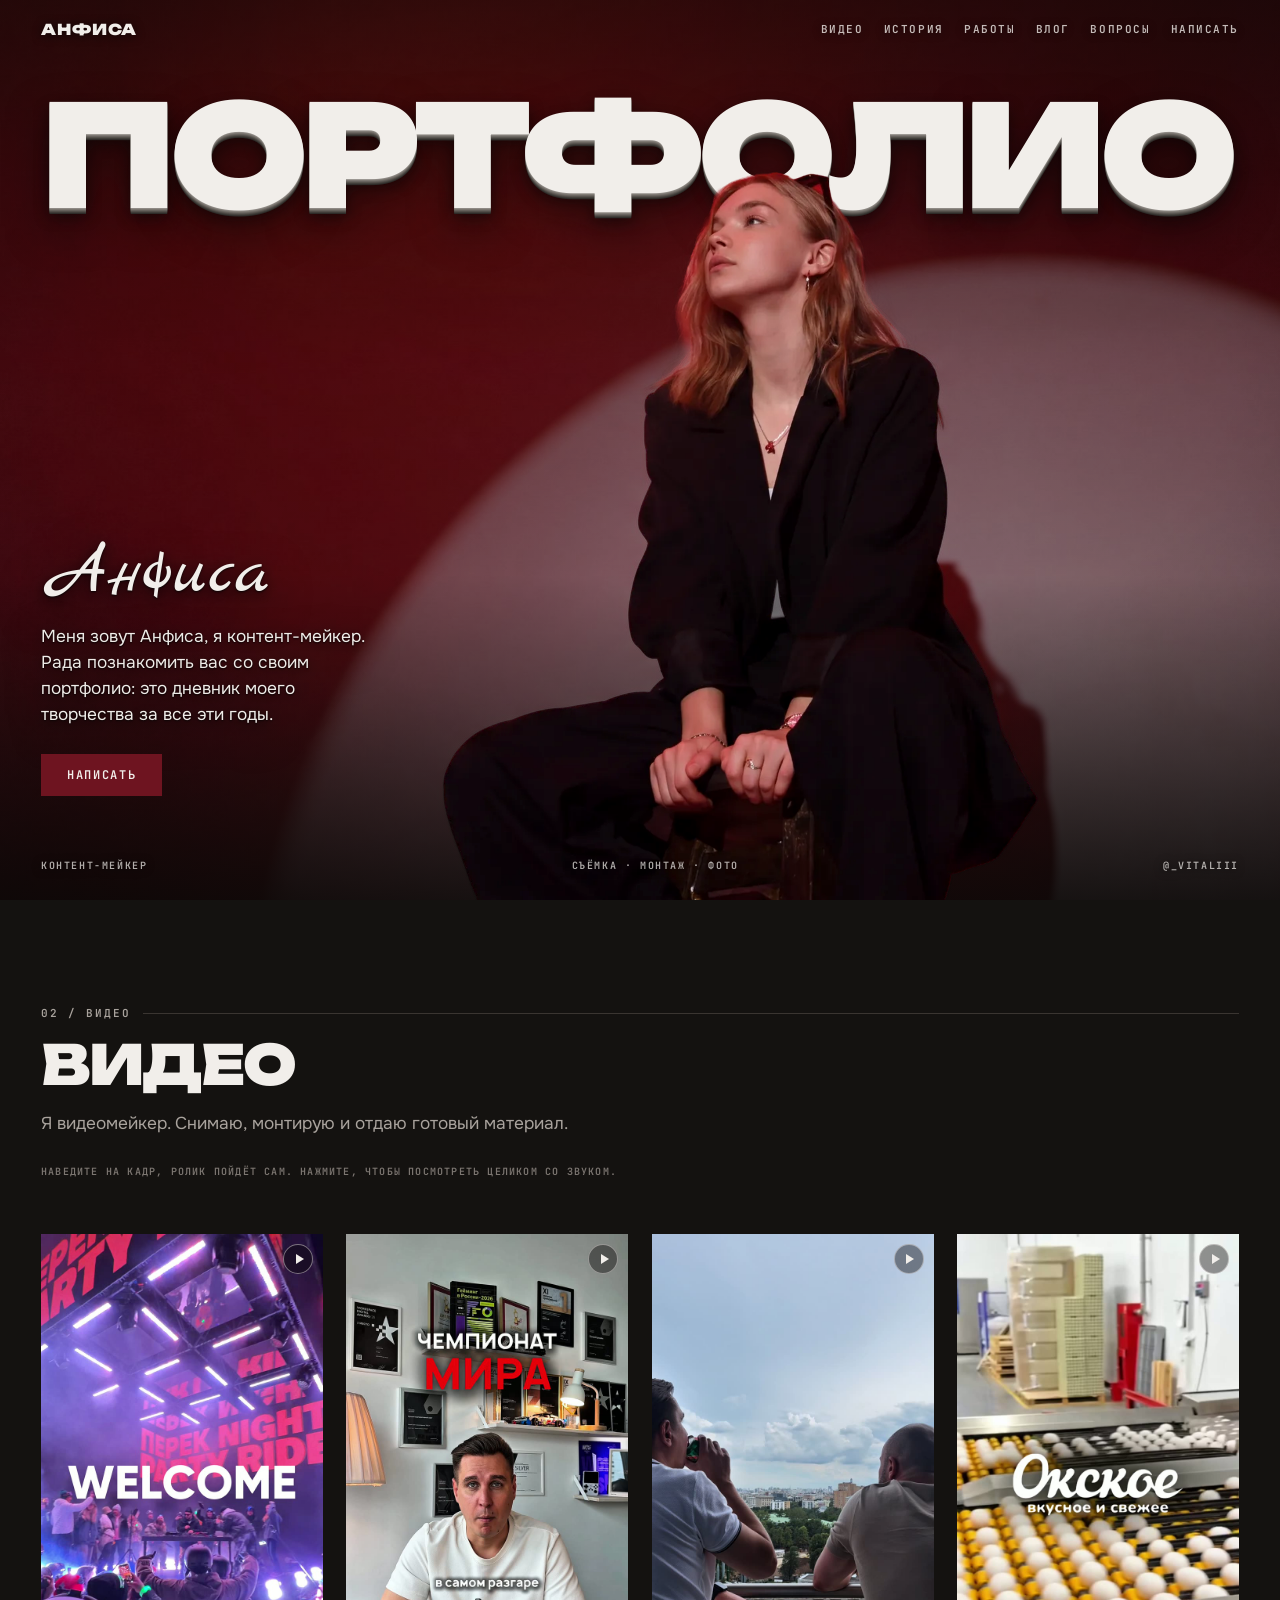
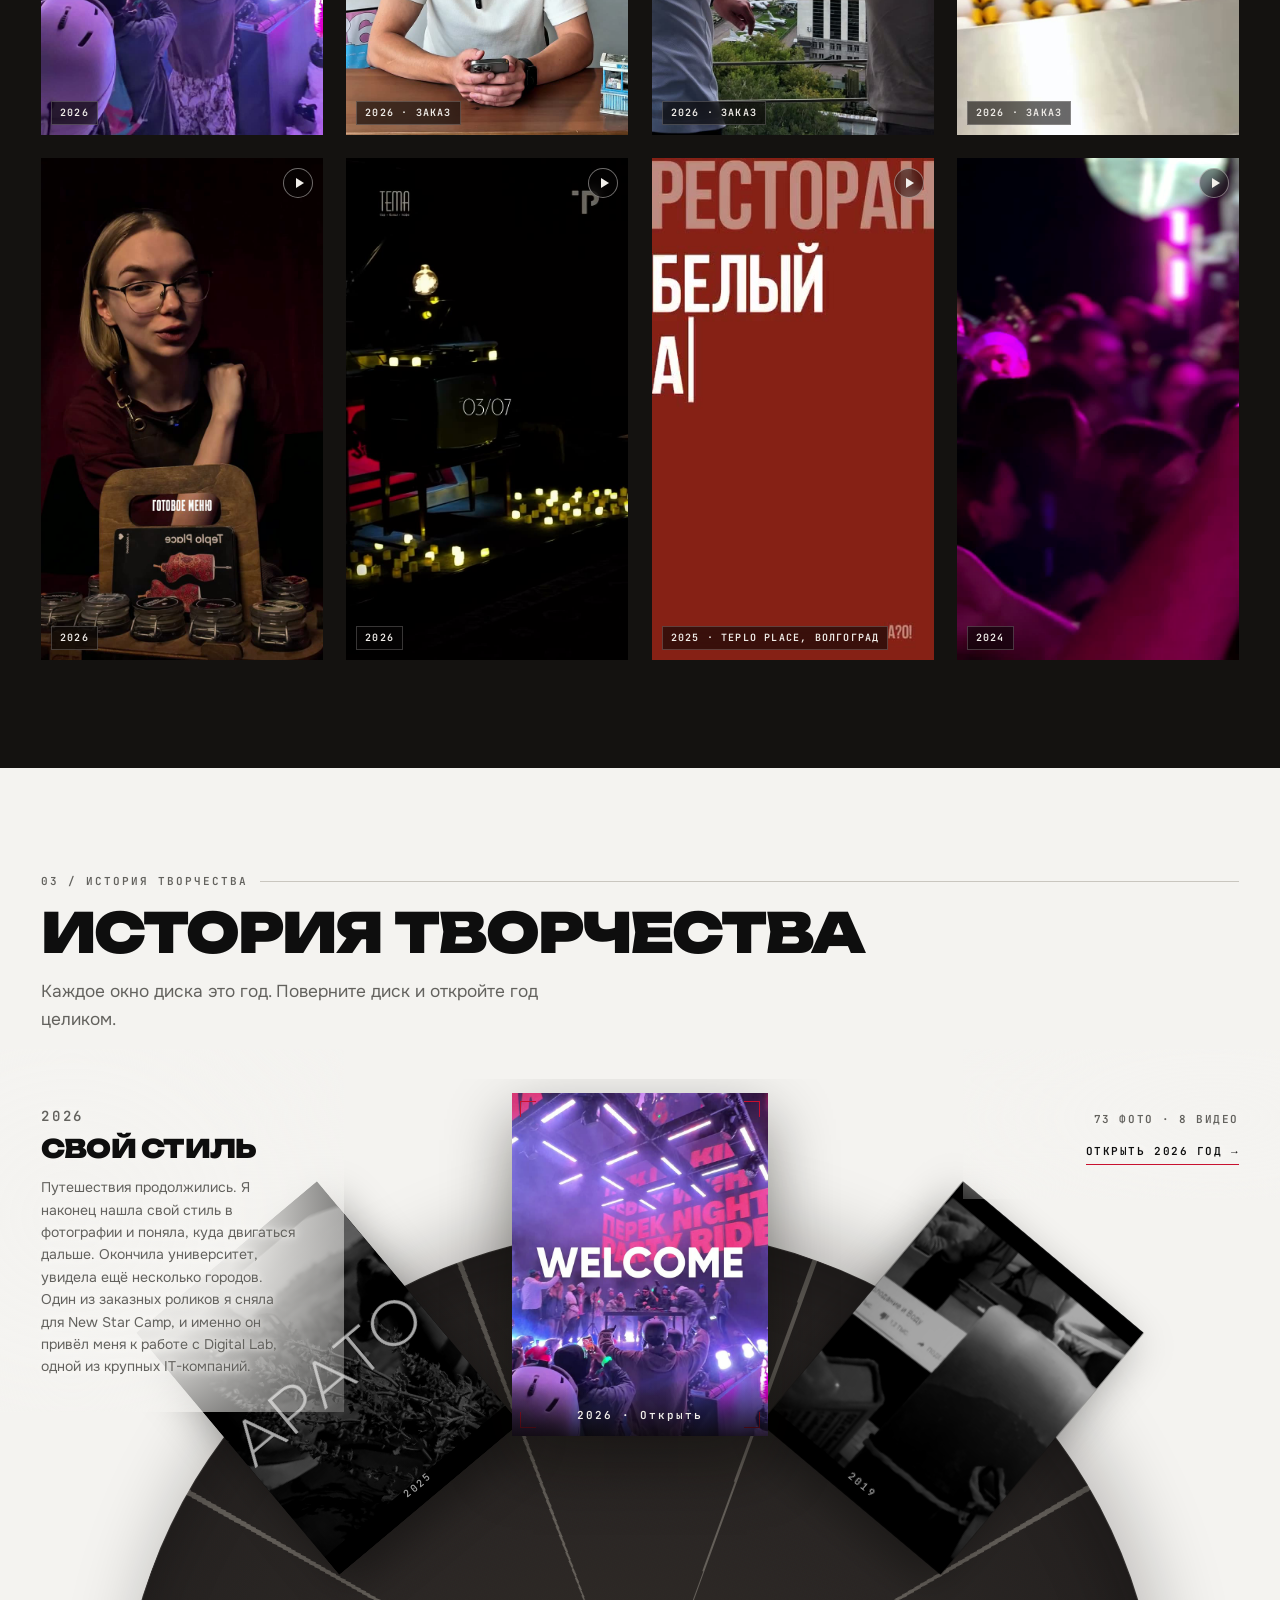
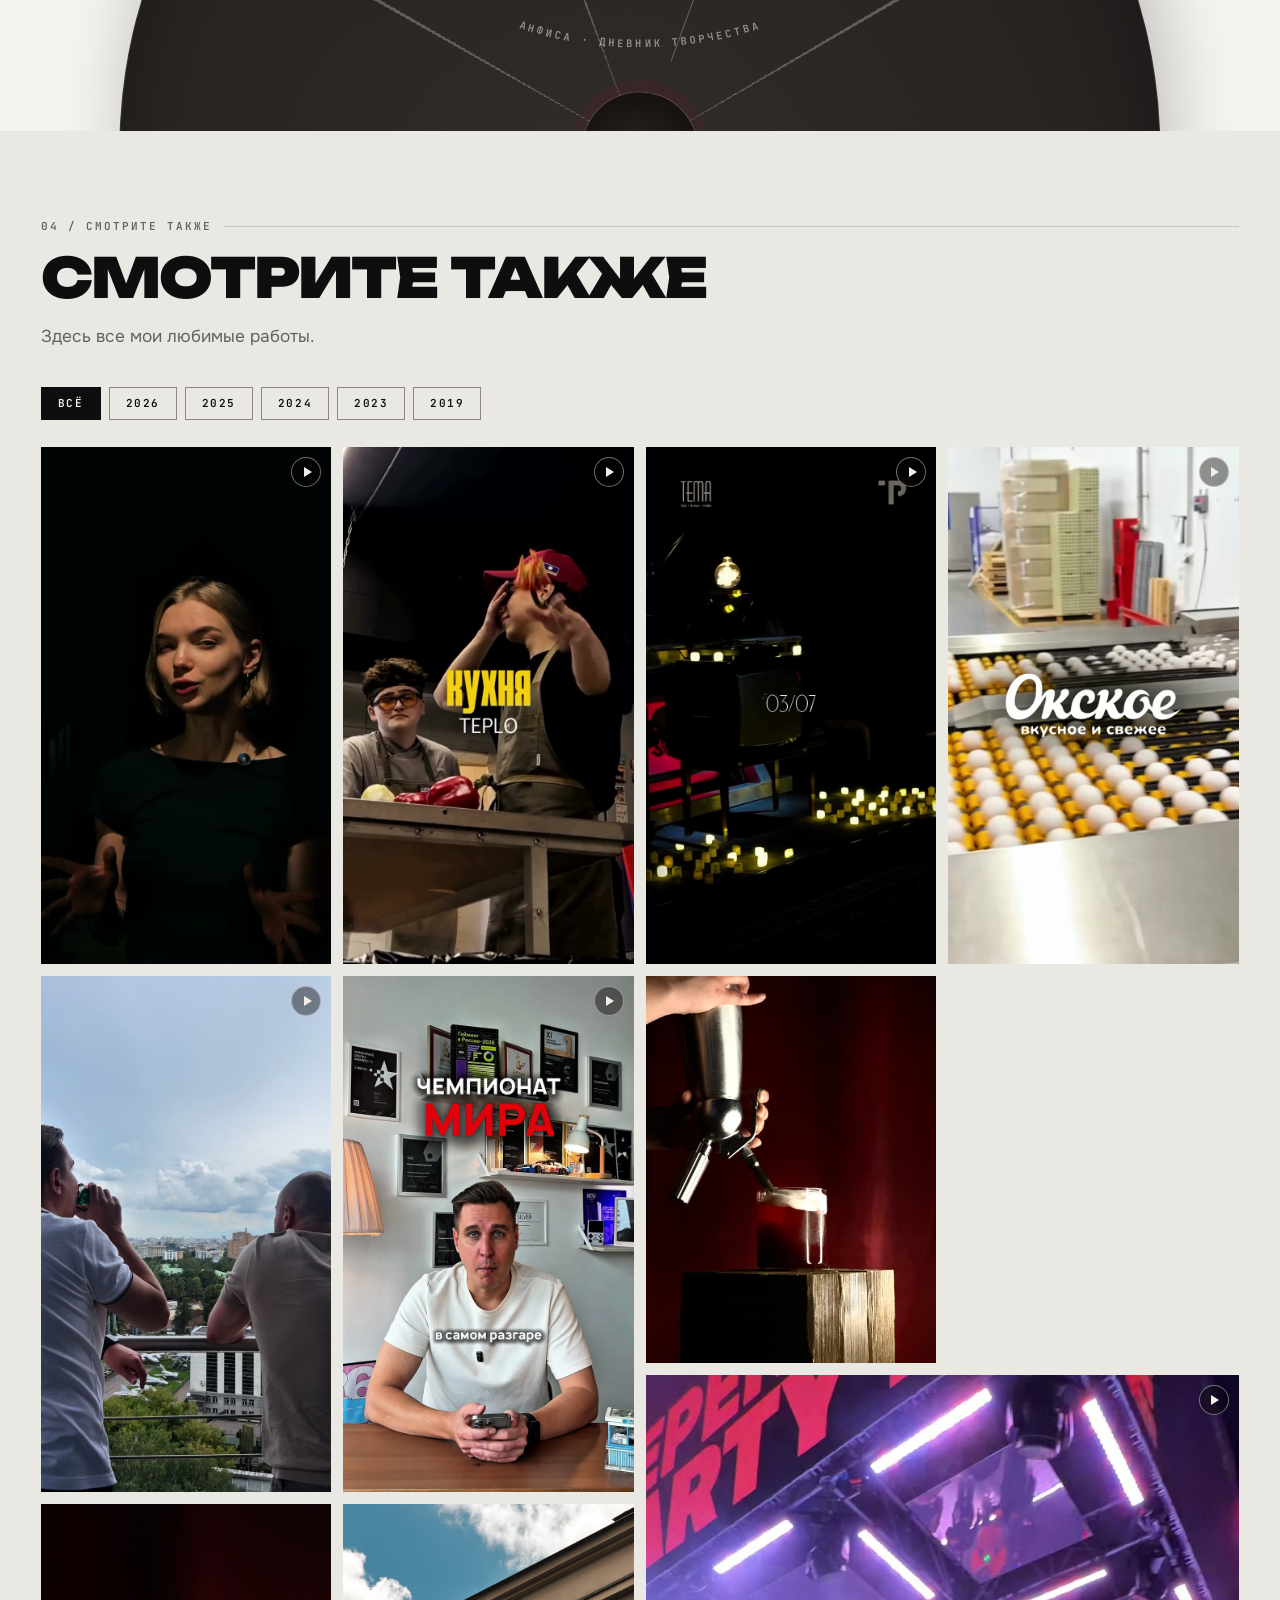
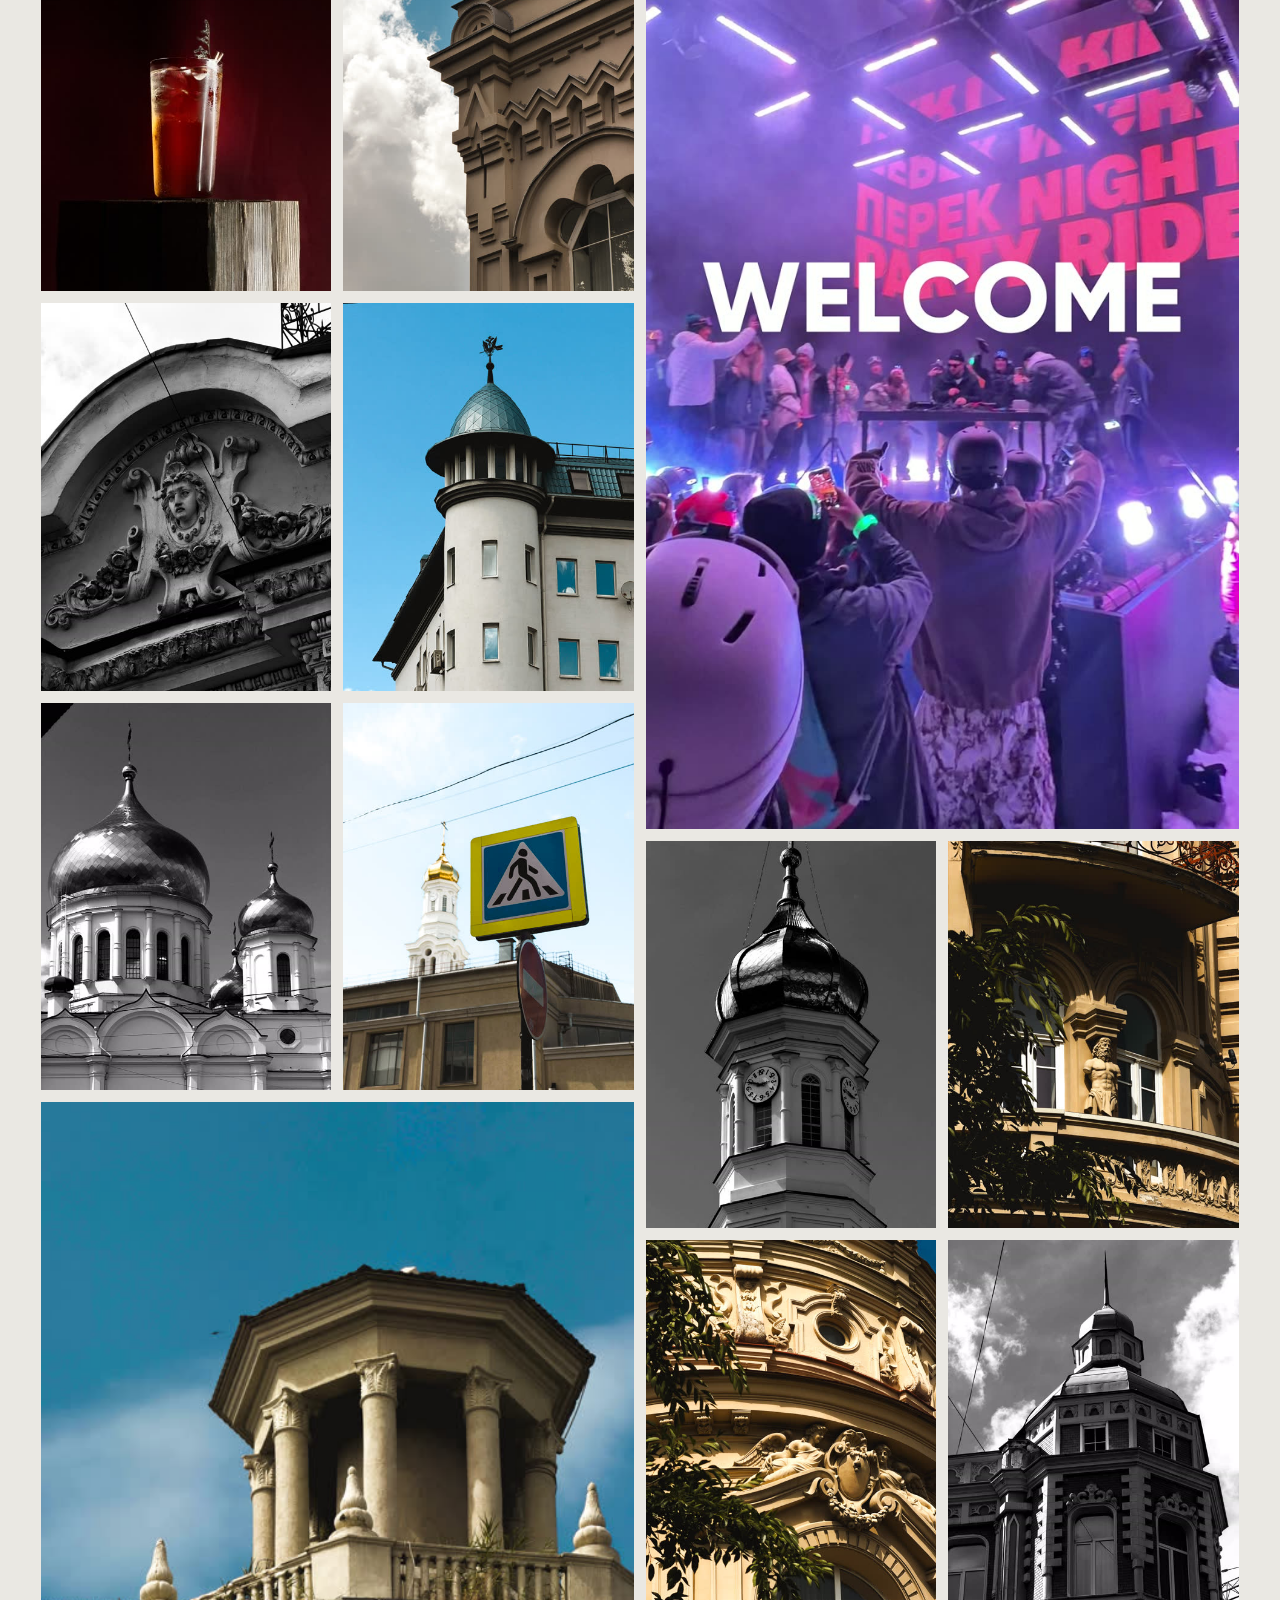
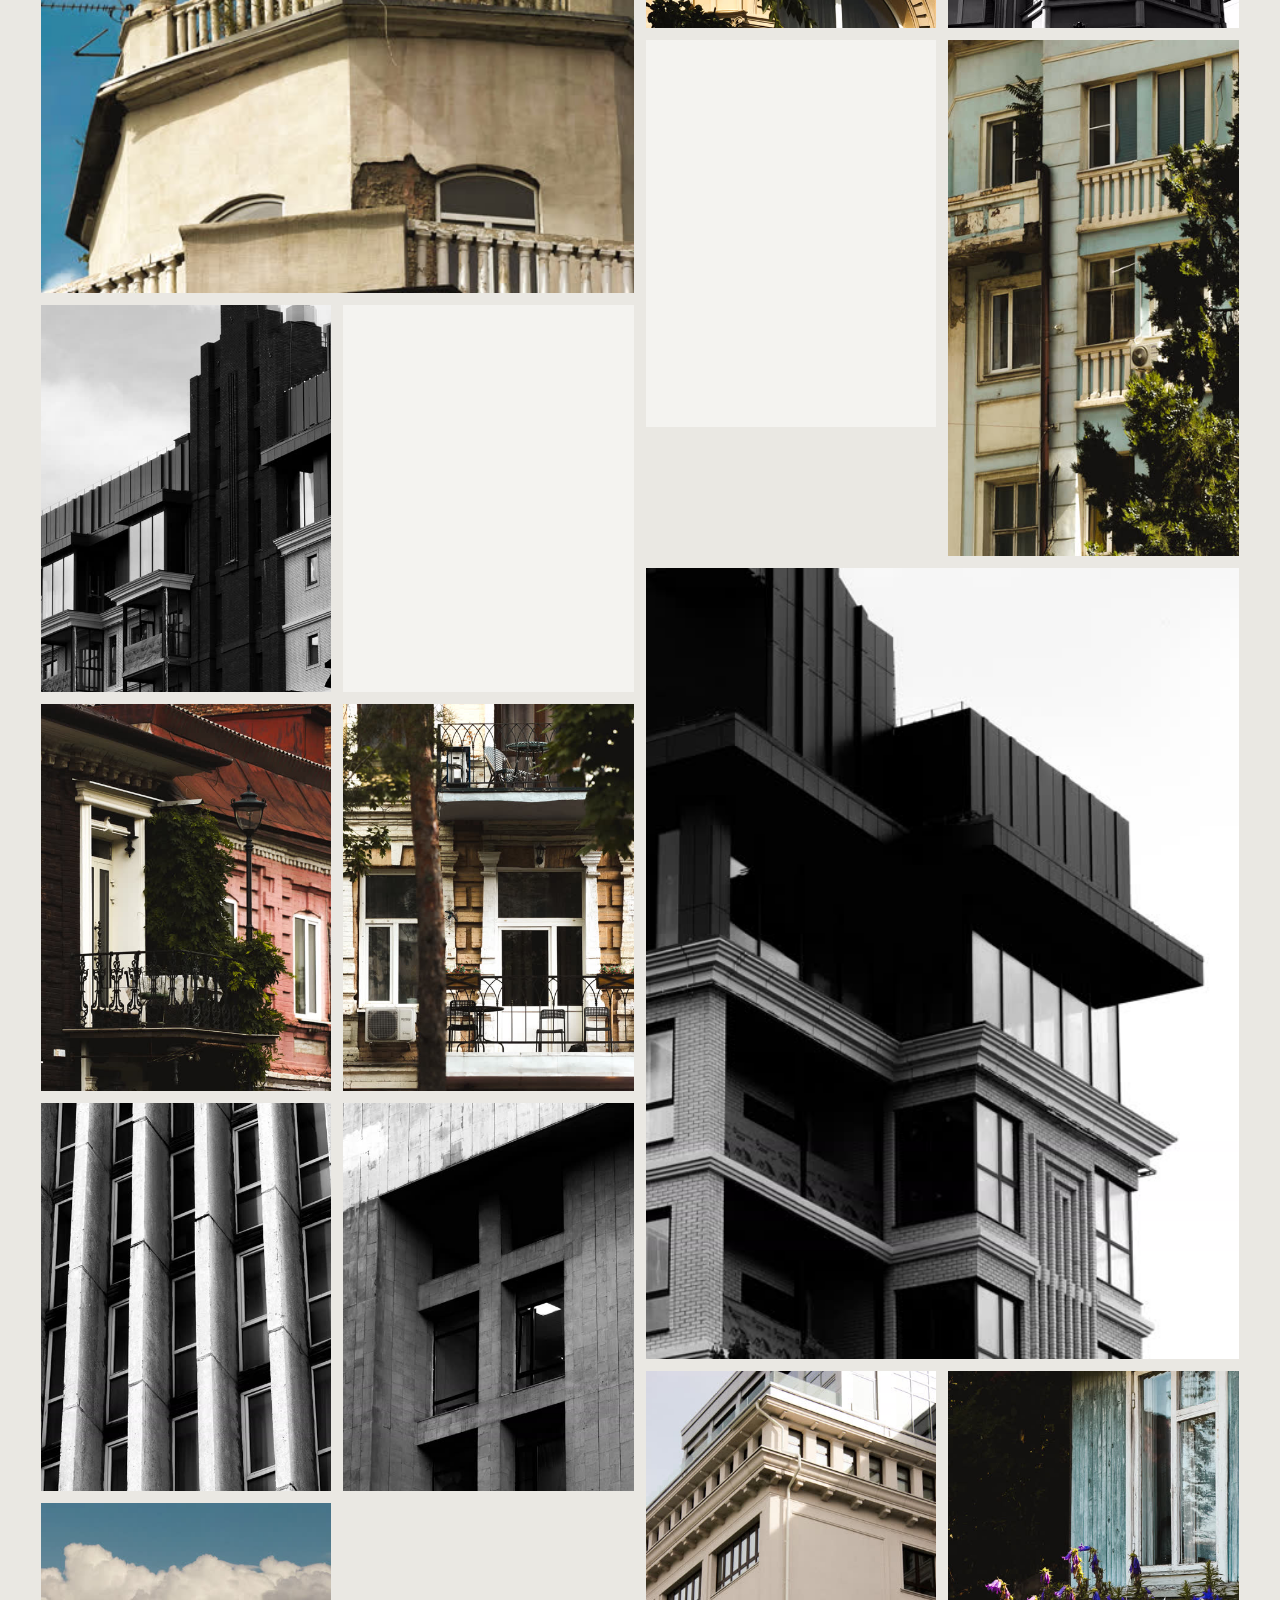
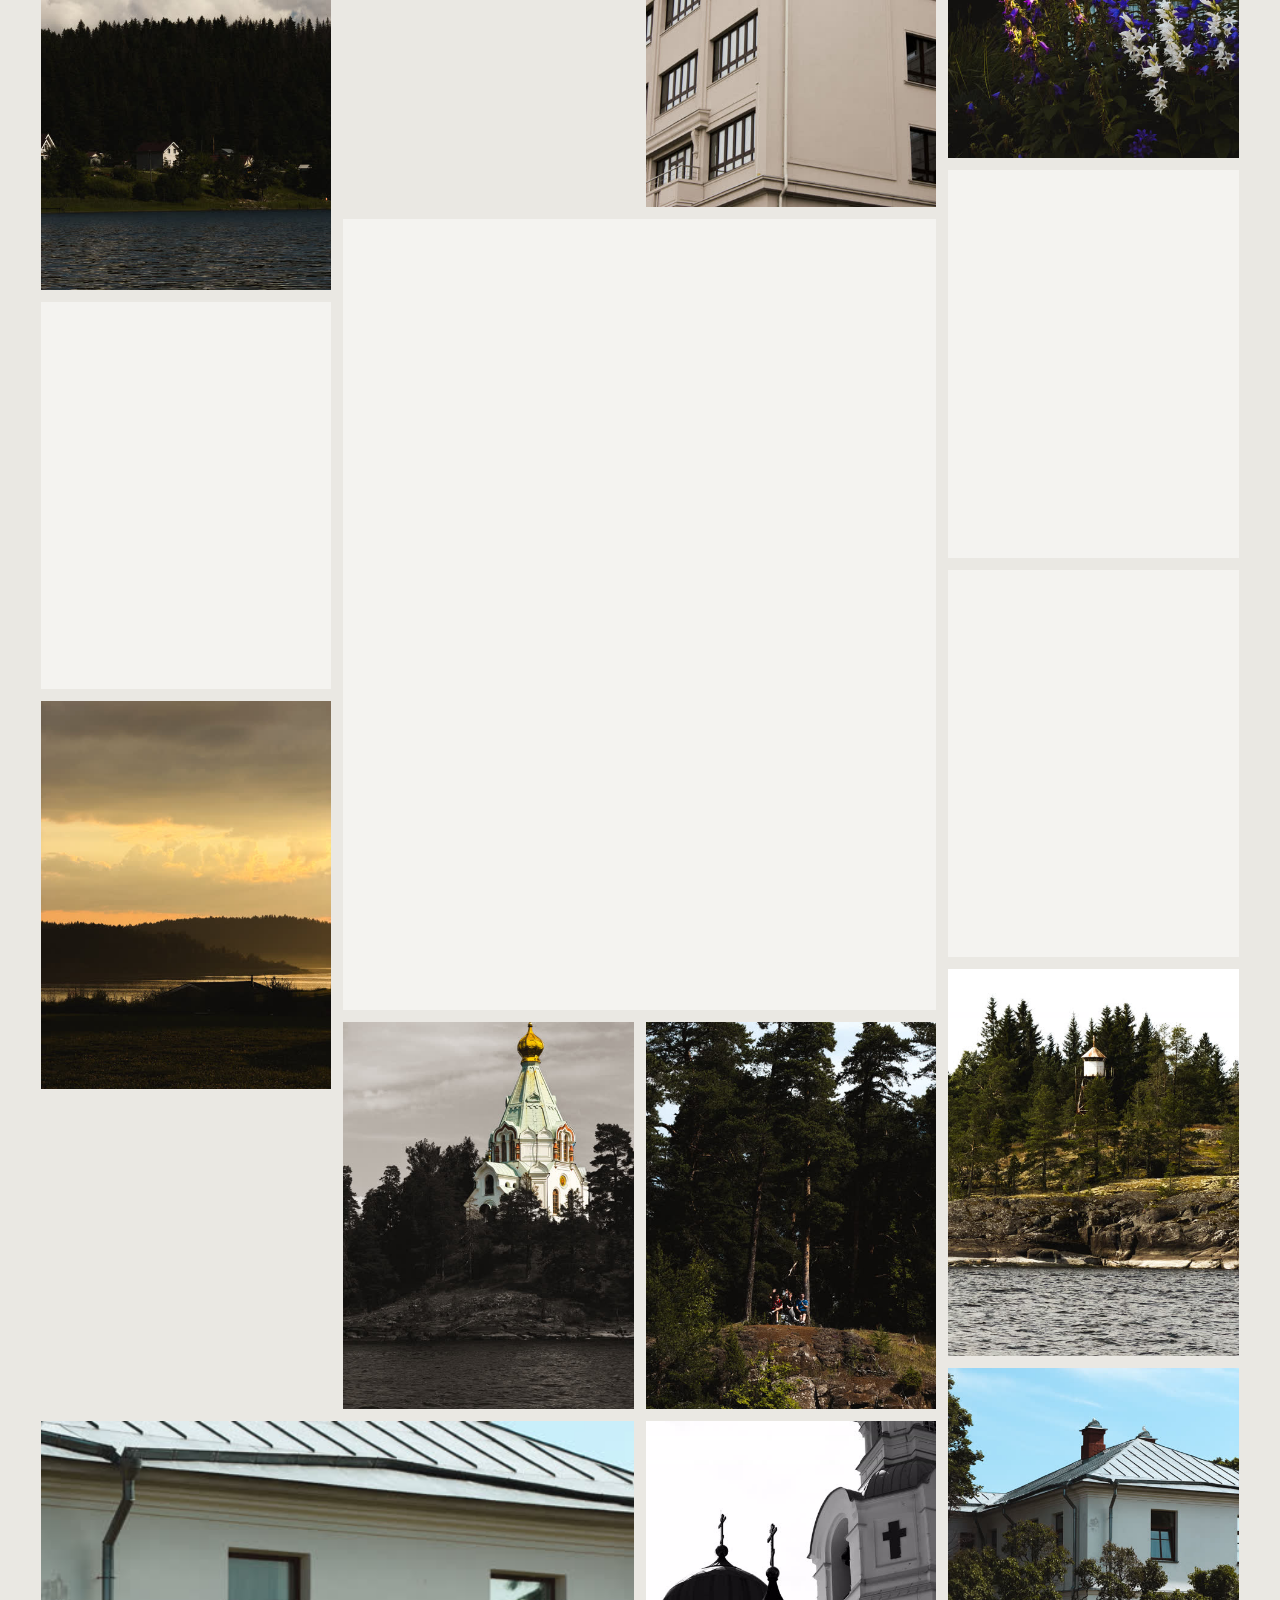
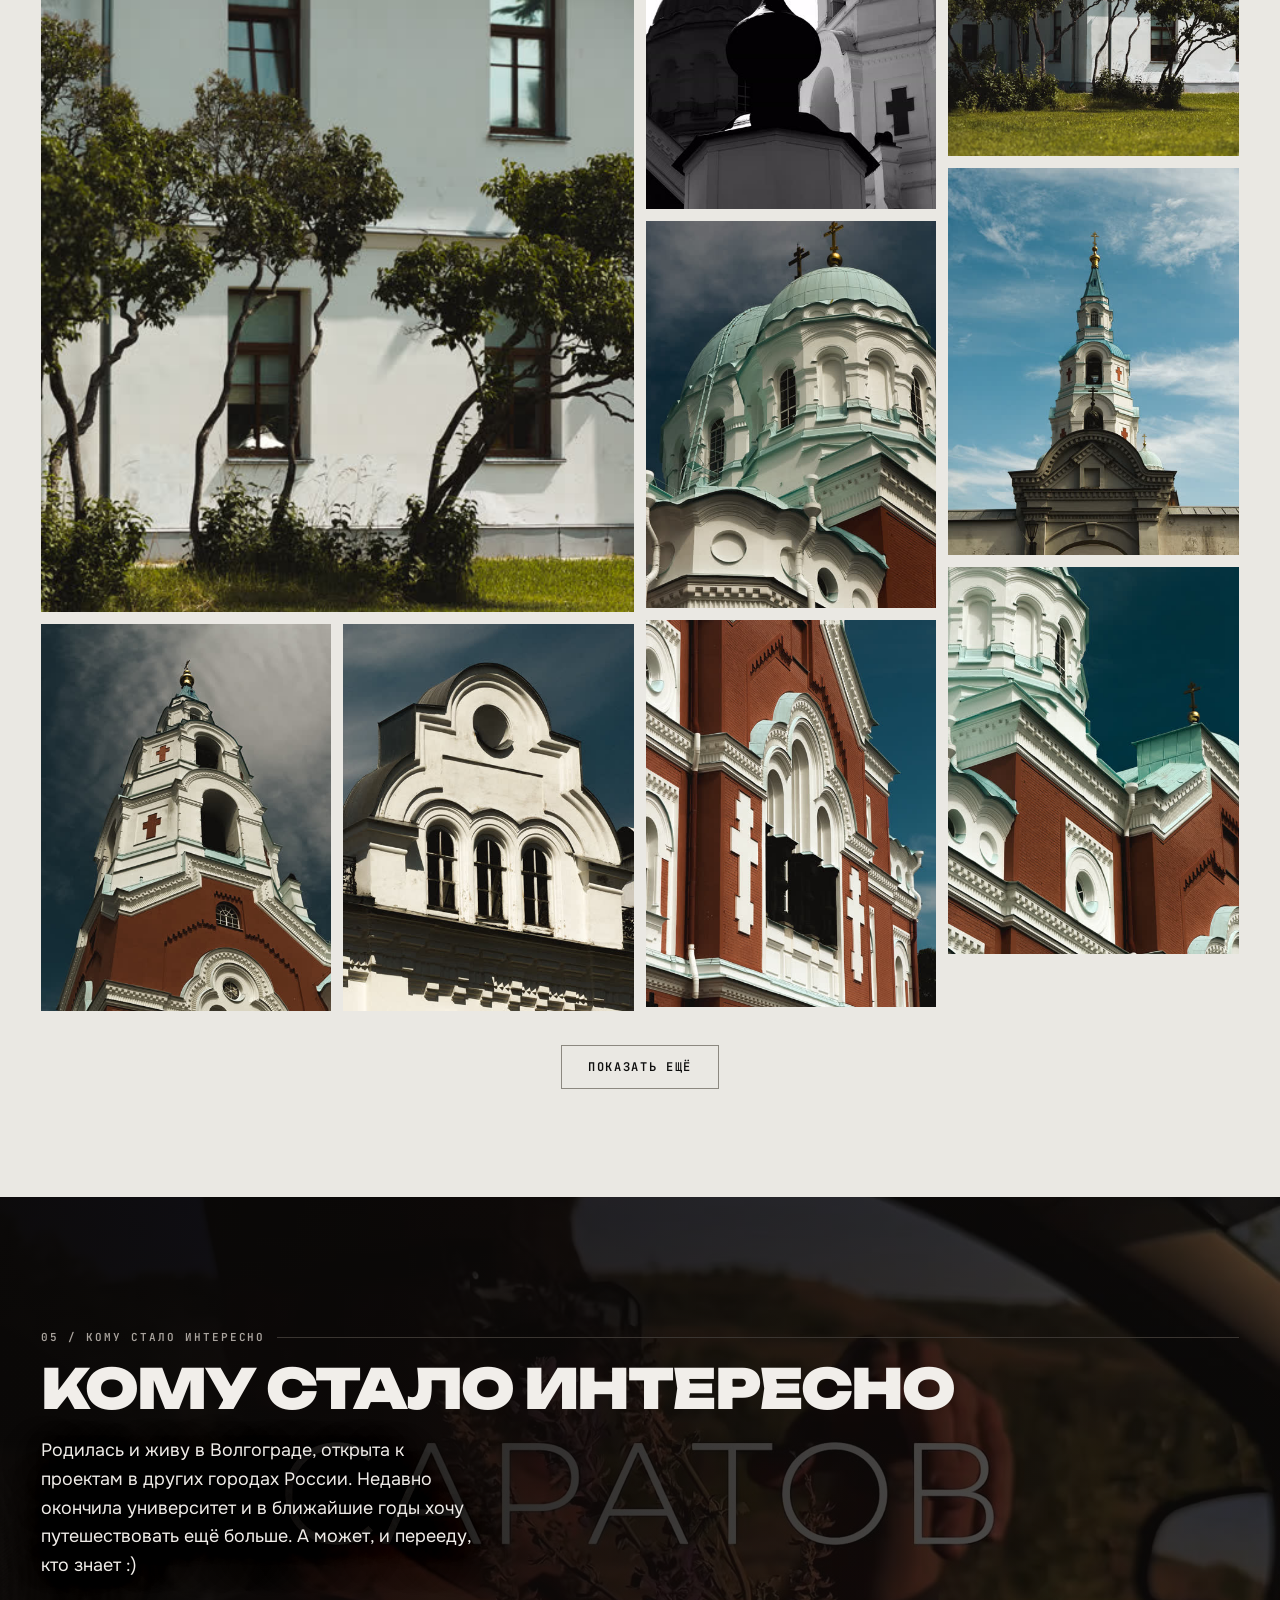
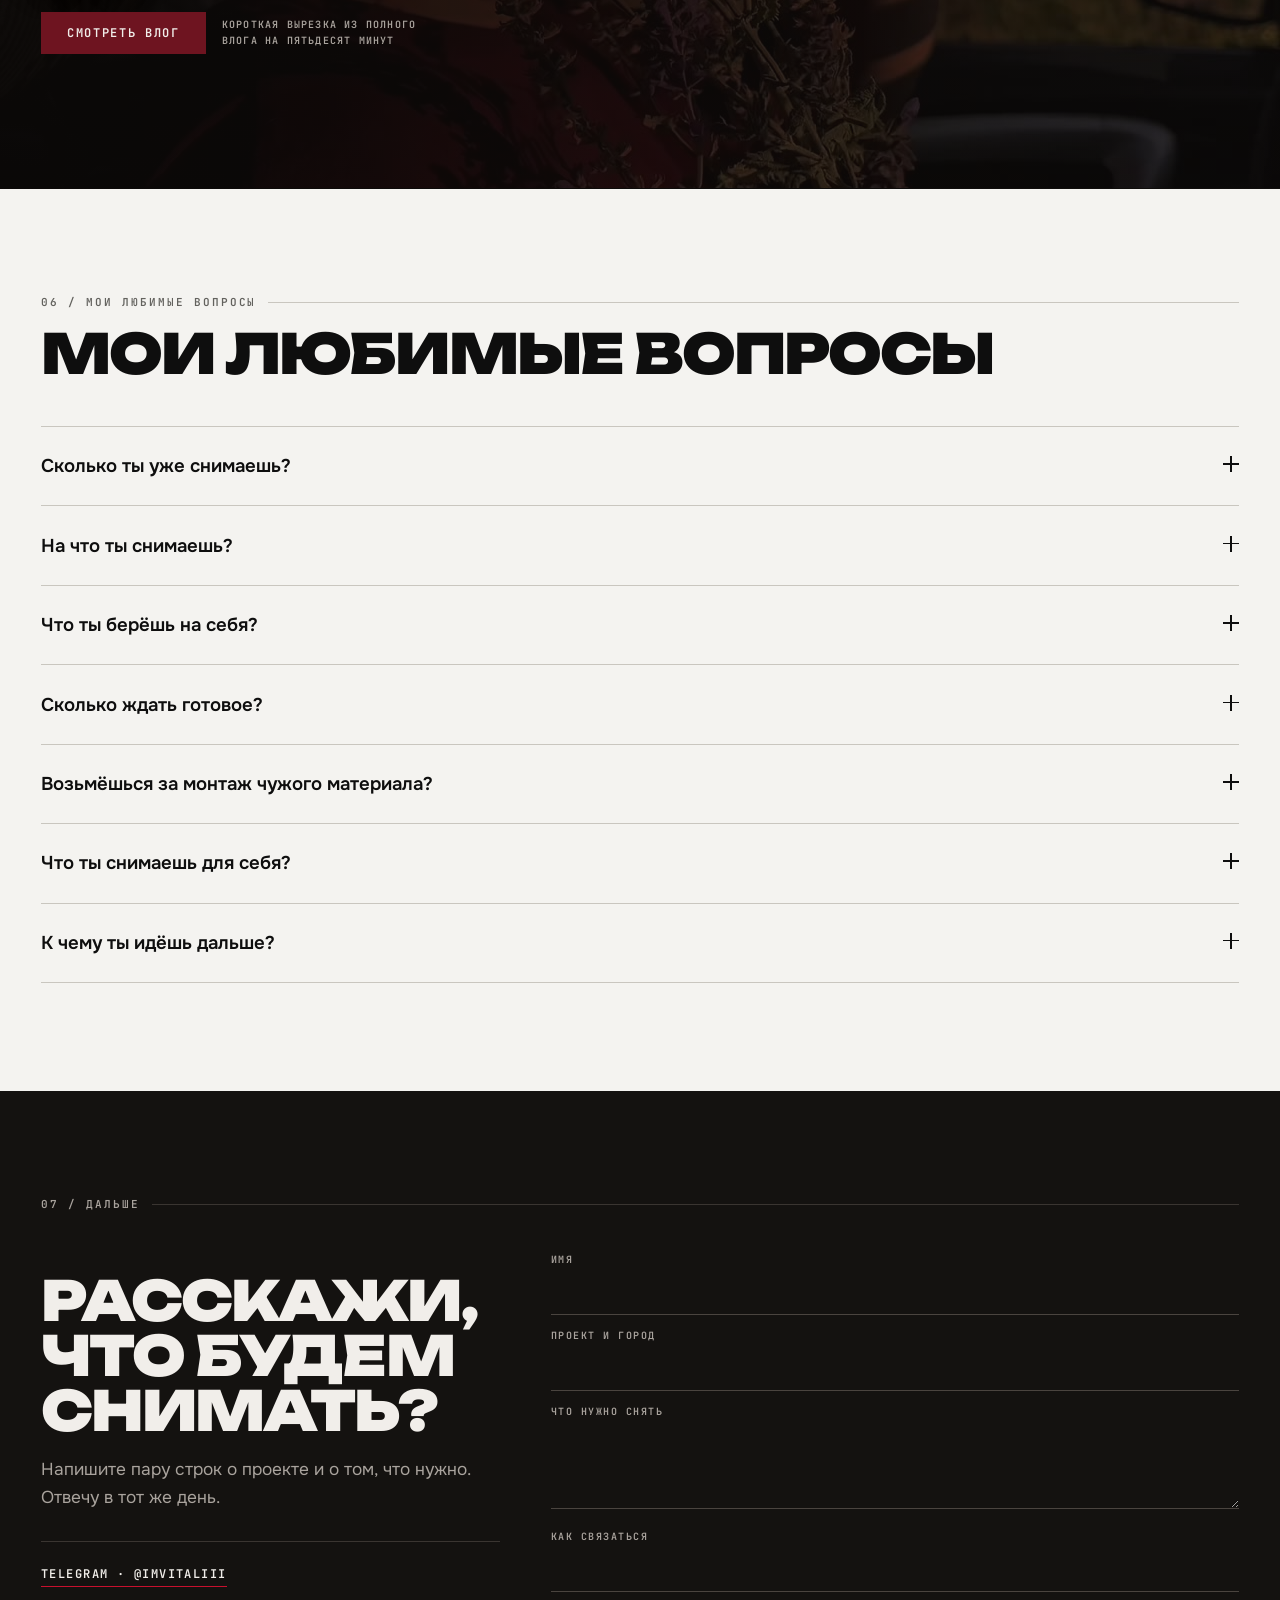
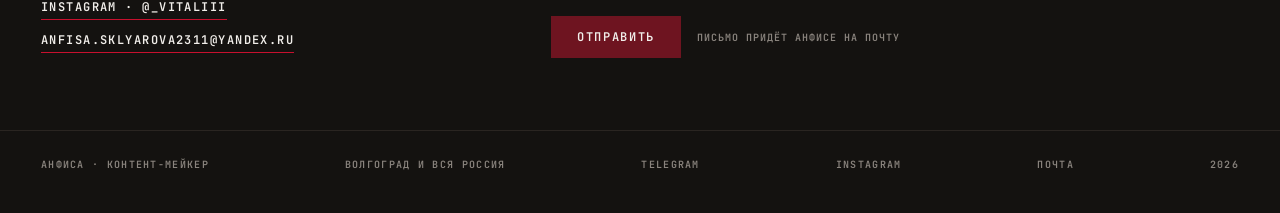
<file: index.html>
<!doctype html>
<html lang="ru">
<head>
<meta charset="utf-8">
<meta name="viewport" content="width=device-width, initial-scale=1">
<title>Анфиса. Контент-мейкер: видео, съёмка, монтаж</title>
<meta name="description" content="Анфиса, контент-мейкер и видеомейкер из Волгограда. Снимаю, монтирую и отдаю готовый материал. Портфолио и дневник творчества по годам.">
<meta name="theme-color" content="#141210">
<link rel="icon" href="data:image/svg+xml,%3Csvg xmlns='http://www.w3.org/2000/svg' viewBox='0 0 32 32'%3E%3Crect width='32' height='32' rx='7' fill='%23141210'/%3E%3Ccircle cx='16' cy='16' r='9' fill='none' stroke='%23F4F3F0' stroke-width='1.6'/%3E%3Cpath d='M13.5 11.6l7 4.4-7 4.4z' fill='%23C8102E'/%3E%3C/svg%3E">
<!-- DEPLOY STEP: og:url и og:image требуют абсолютных адресов, они подставляются при выкладке -->
<meta property="og:type" content="website">
<meta property="og:title" content="Анфиса. Контент-мейкер">
<meta property="og:description" content="Снимаю, монтирую и отдаю готовый материал. Портфолио и дневник творчества.">
<meta property="og:url" content="PLACEHOLDER">
<meta property="og:image" content="PLACEHOLDER">
<link rel="stylesheet" href="assets/fonts.css">
<link rel="stylesheet" href="assets/site.css">
</head>
<body>
<a class="skip" href="#main">К содержанию</a>
<div class="grain" aria-hidden="true"></div>

<nav class="nav" id="nav">
  <div class="wrap nav-in">
    <a class="nav-mark" href="#top">АНФИСА</a>
    <div class="nav-links">
      <a href="#video">Видео</a>
      <a href="#story" class="opt">История</a>
      <a href="#also" class="opt">Работы</a>
      <a href="#vlog" class="opt">Влог</a>
      <a href="#faq" class="opt">Вопросы</a>
      <a href="#contact">Написать</a>
    </div>
  </div>
</nav>

<main id="main" tabindex="-1">

  <!-- ============ 01 ГЕРОЙ ============ -->
  <section class="hero" id="top">
    <div class="hero-frame">
      <img class="hero-bg" src="assets/hero-bg.jpg"
           srcset="assets/hero-bg-s.jpg 1200w, assets/hero-bg.jpg 2400w" sizes="100vw"
           alt="" width="2400" height="1350" fetchpriority="high">
      <div class="hero-veil" aria-hidden="true"></div>

      <div class="hero-band">
        <div class="wrap">
          <h1 class="hero-word" id="heroWord"><span class="hero-word-in">ПОРТФОЛИО</span><span class="vh">. Анфиса, контент-мейкер: дневник творчества</span></h1>
        </div>
      </div>

      <img class="hero-cut" src="assets/hero-cut.webp"
           srcset="assets/hero-cut-s.webp 1200w, assets/hero-cut.webp 2400w" sizes="100vw"
           alt="Анфиса на съёмке" width="2400" height="1350">

      <div class="hero-front">
        <div class="wrap">
          <div class="hero-copy">
            <p class="hero-sign" style="--i:0">Анфиса</p>
            <p class="hero-lede" style="--i:1">Меня зовут Анфиса, я контент-мейкер. Рада познакомить вас со своим портфолио: это дневник моего творчества за все эти годы.</p>
            <a class="btn" href="#contact" style="--i:2">Написать</a>
          </div>

          <div class="hero-foot">
            <span>Контент-мейкер</span>
            <span class="opt">Съёмка · Монтаж · Фото</span>
            <a href="https://www.instagram.com/_vitaliii" target="_blank" rel="noopener">@_vitaliii</a>
          </div>
        </div>
      </div>
    </div>
  </section>

  <!-- ============ 02 ВИДЕО ============ -->
  <section class="video dark reveal" id="video">
    <div class="wrap">
      <p class="kicker rise">02 / Видео</p>
      <h2 class="h2 rise">Видео</h2>
      <p class="lede rise">Я видеомейкер. Снимаю, монтирую и отдаю готовый материал.</p>
      <p class="v-note rise">Наведите на кадр, ролик пойдёт сам. Нажмите, чтобы посмотреть целиком со звуком.</p>
      <div class="v-grid" id="vGrid"></div>
    </div>
  </section>

  <!-- ============ 03 ИСТОРИЯ ТВОРЧЕСТВА ============ -->
  <section class="story reveal" id="story">
    <div class="wrap">
      <p class="kicker rise">03 / История творчества</p>
      <h2 class="h2 rise">История творчества</h2>
      <p class="lede rise">Каждое окно диска это год. Поверните диск и откройте год целиком.</p>

      <div class="disc-stage">
        <div class="story-left" id="storyLeft"></div>

        <div class="disc" id="disc">
          <div class="wheel" id="wheel">
            <div class="plate" aria-hidden="true"></div>
          </div>
          <svg class="arc" viewBox="0 0 760 230" aria-hidden="true">
            <path id="arcPath" d="M40,20 A420,420 0 0,0 720,20" fill="none"/>
            <text><textPath href="#arcPath" startOffset="50%" text-anchor="middle">Анфиса · дневник творчества</textPath></text>
          </svg>
        </div>

        <div class="story-right" id="storyRight"></div>
      </div>
    </div>
  </section>

  <!-- ============ 04 СМОТРИТЕ ТАКЖЕ ============ -->
  <section class="also reveal" id="also">
    <div class="wrap">
      <p class="kicker rise">04 / Смотрите также</p>
      <h2 class="h2 rise">Смотрите также</h2>
      <p class="lede rise">Здесь все мои любимые работы.</p>
      <div class="chips" id="chips" role="group" aria-label="Отбор по годам"></div>
      <div class="wall" id="wall"></div>
      <div class="wall-more"><button class="btn ghost" id="wallMore" type="button">Показать ещё</button></div>
    </div>
  </section>

  <!-- ============ 05 ВЛОГ ============ -->
  <section class="vlog reveal" id="vlog">
    <video class="vlog-bg" id="vlogBg" muted loop playsinline preload="none" aria-hidden="true" tabindex="-1"></video>
    <div class="wrap">
      <p class="kicker rise">05 / Кому стало интересно</p>
      <h2 class="h2 rise">Кому стало интересно</h2>
      <div class="vlog-copy">
        <p class="rise">Родилась и живу в Волгограде, открыта к проектам в других городах России. Недавно окончила университет и в ближайшие годы хочу путешествовать ещё больше. А может, и перееду, кто знает :)</p>
        <div class="vlog-cta rise">
          <button class="btn" id="vlogPlay" type="button">Смотреть влог</button>
          <span class="vlog-note">Короткая вырезка из полного влога на пятьдесят минут</span>
        </div>
      </div>
    </div>
  </section>

  <!-- ============ 06 ВОПРОСЫ ============ -->
  <section class="faq reveal" id="faq">
    <div class="wrap">
      <p class="kicker rise">06 / Мои любимые вопросы</p>
      <h2 class="h2 rise">Мои любимые вопросы</h2>
      <div class="qs rise" id="qs"></div>
    </div>
  </section>

  <!-- ============ 07 ФОРМА ============ -->
  <section class="cta dark reveal" id="contact">
    <div class="wrap">
      <p class="kicker rise">07 / Дальше</p>
      <div class="cta-grid">
        <div>
          <h2 class="h2 rise">Расскажи, что будем снимать?</h2>
          <p class="lede rise">Напишите пару строк о проекте и о том, что нужно. Отвечу в тот же день.</p>
          <div class="direct rise">
            <a href="https://t.me/Imvitaliii" target="_blank" rel="noopener">Telegram · @Imvitaliii</a>
            <a href="https://www.instagram.com/_vitaliii" target="_blank" rel="noopener">Instagram · @_vitaliii</a>
            <a href="mailto:anfisa.sklyarova2311@yandex.ru">anfisa.sklyarova2311@yandex.ru</a>
          </div>
        </div>
        <div>
          <form id="form" novalidate>
            <div><label for="f-name">Имя</label><input id="f-name" name="name" type="text" autocomplete="name" required></div>
            <div><label for="f-place">Проект и город</label><input id="f-place" name="place" type="text" required></div>
            <div><label for="f-task">Что нужно снять</label><textarea id="f-task" name="task" rows="3" required></textarea></div>
            <div><label for="f-contact">Как связаться</label><input id="f-contact" name="contact" type="text" autocomplete="email" required></div>
            <div class="form-foot">
              <button class="btn" type="submit">Отправить</button>
              <span class="form-note">Письмо придёт Анфисе на почту</span>
            </div>
          </form>
          <div class="sent" id="sent" role="status">Письмо ушло. Отвечу в тот же день.</div>
        </div>
      </div>
    </div>
  </section>

</main>

<footer>
  <div class="wrap foot">
    <span>Анфиса · контент-мейкер</span>
    <span>Волгоград и вся Россия</span>
    <a href="https://t.me/Imvitaliii" target="_blank" rel="noopener">Telegram</a>
    <a href="https://www.instagram.com/_vitaliii" target="_blank" rel="noopener">Instagram</a>
    <a href="mailto:anfisa.sklyarova2311@yandex.ru">Почта</a>
    <span>2026</span>
  </div>
</footer>

<div class="viewer" id="viewer" role="dialog" aria-modal="true" aria-label="Просмотр работы"></div>

<script src="assets/data.js"></script>
<script src="assets/app.js" defer></script>
</body>
</html>
</file>
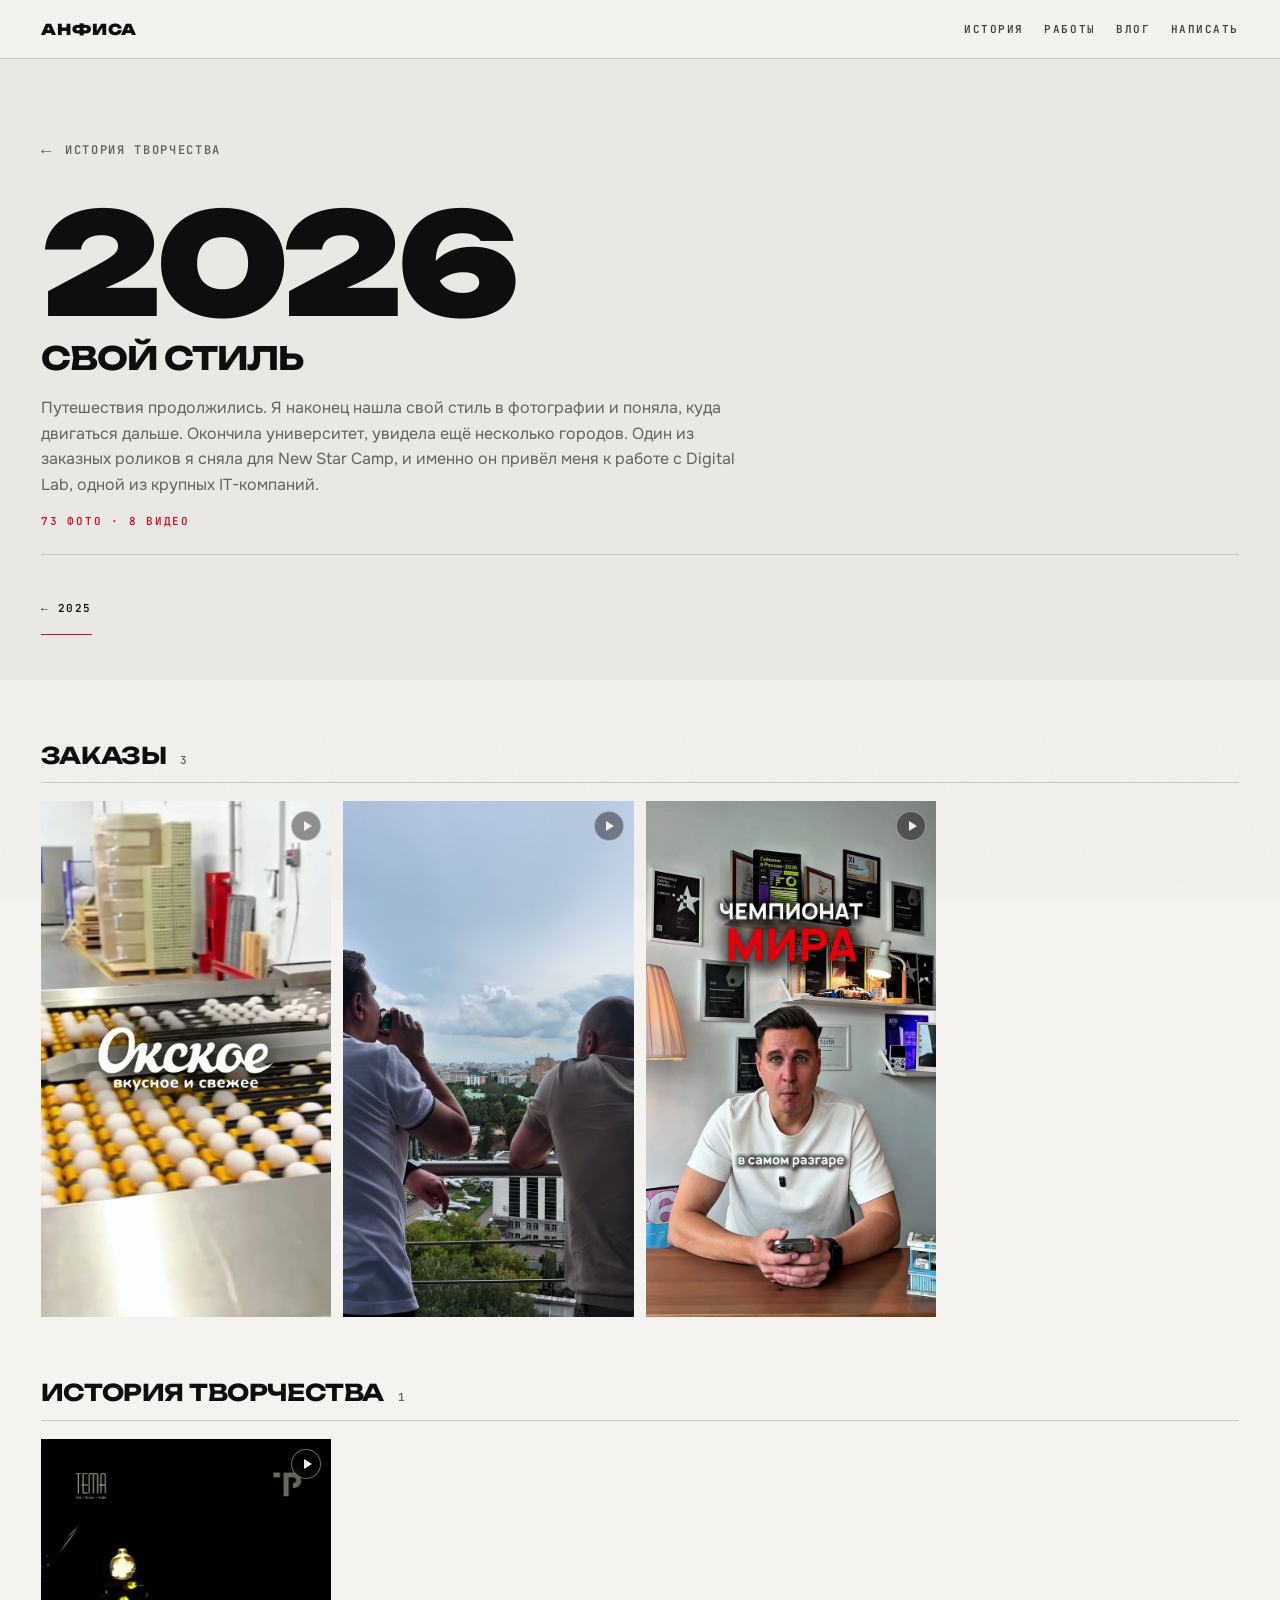
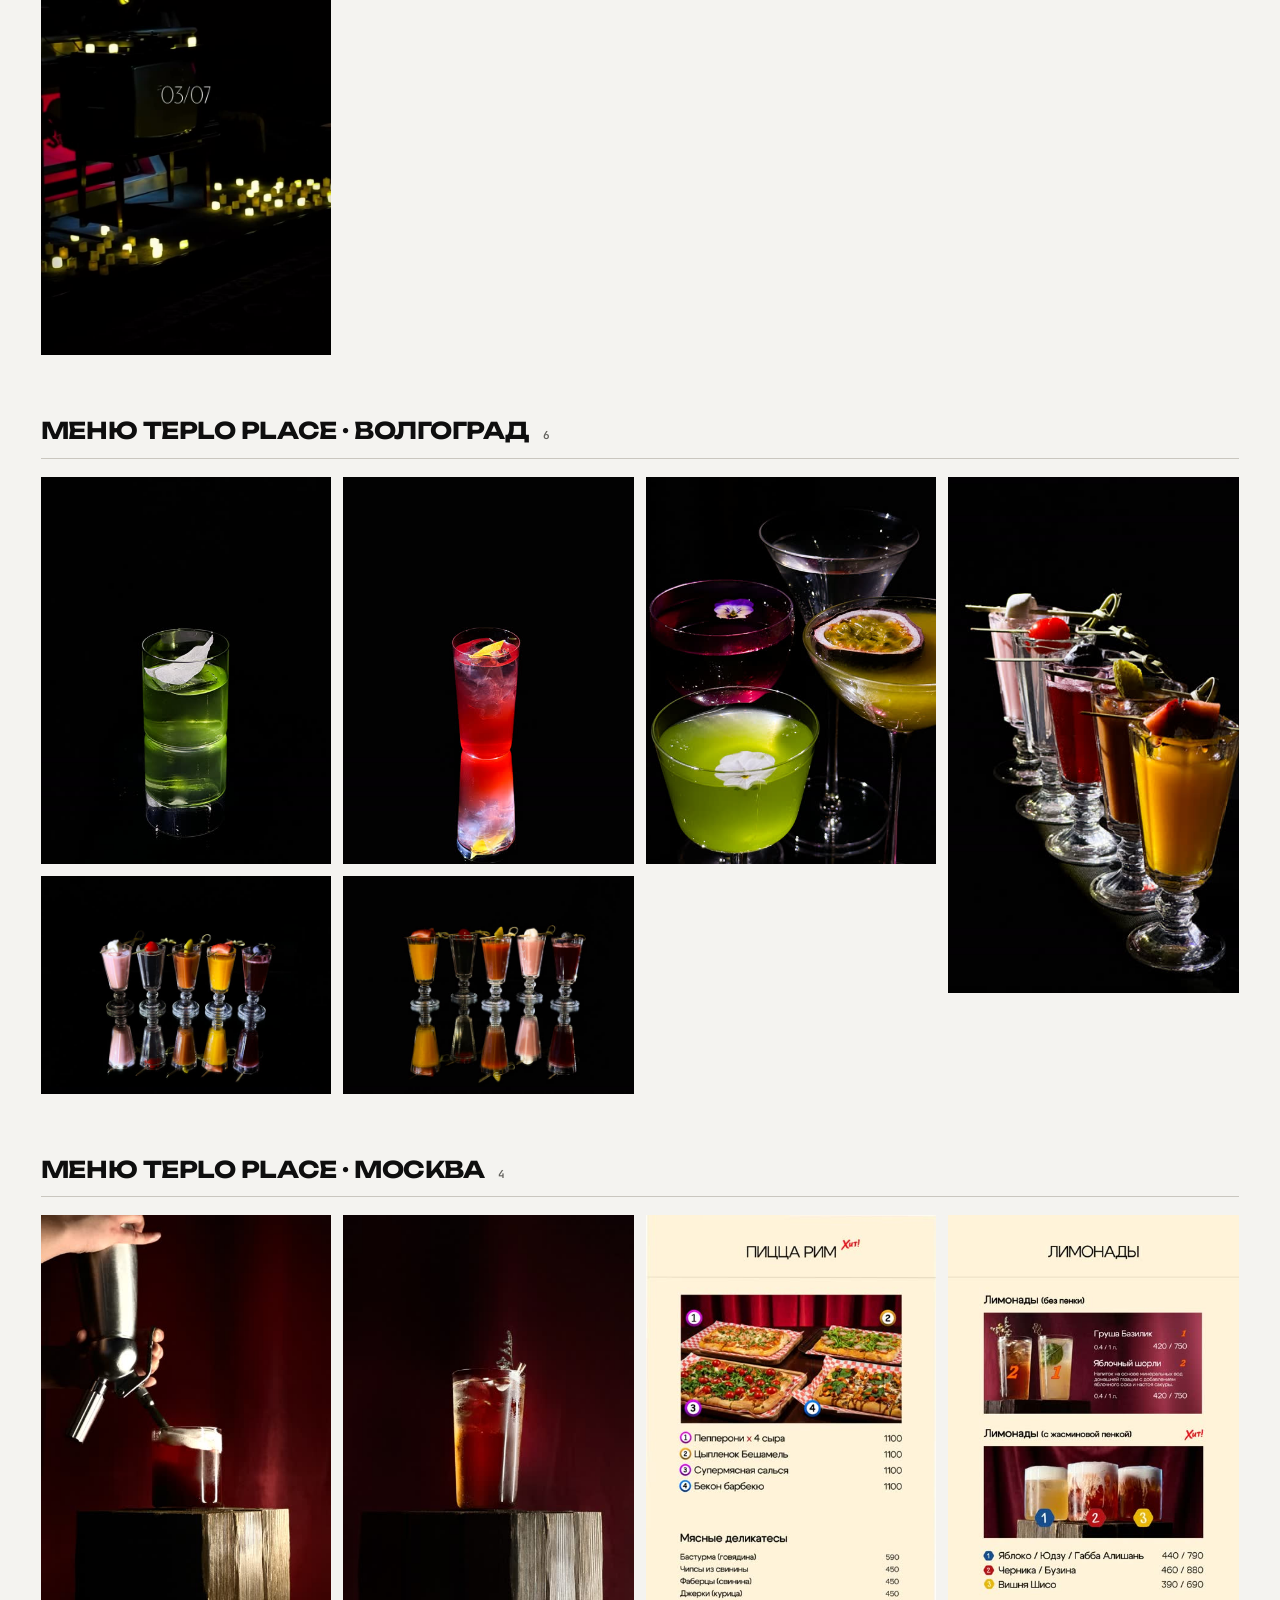
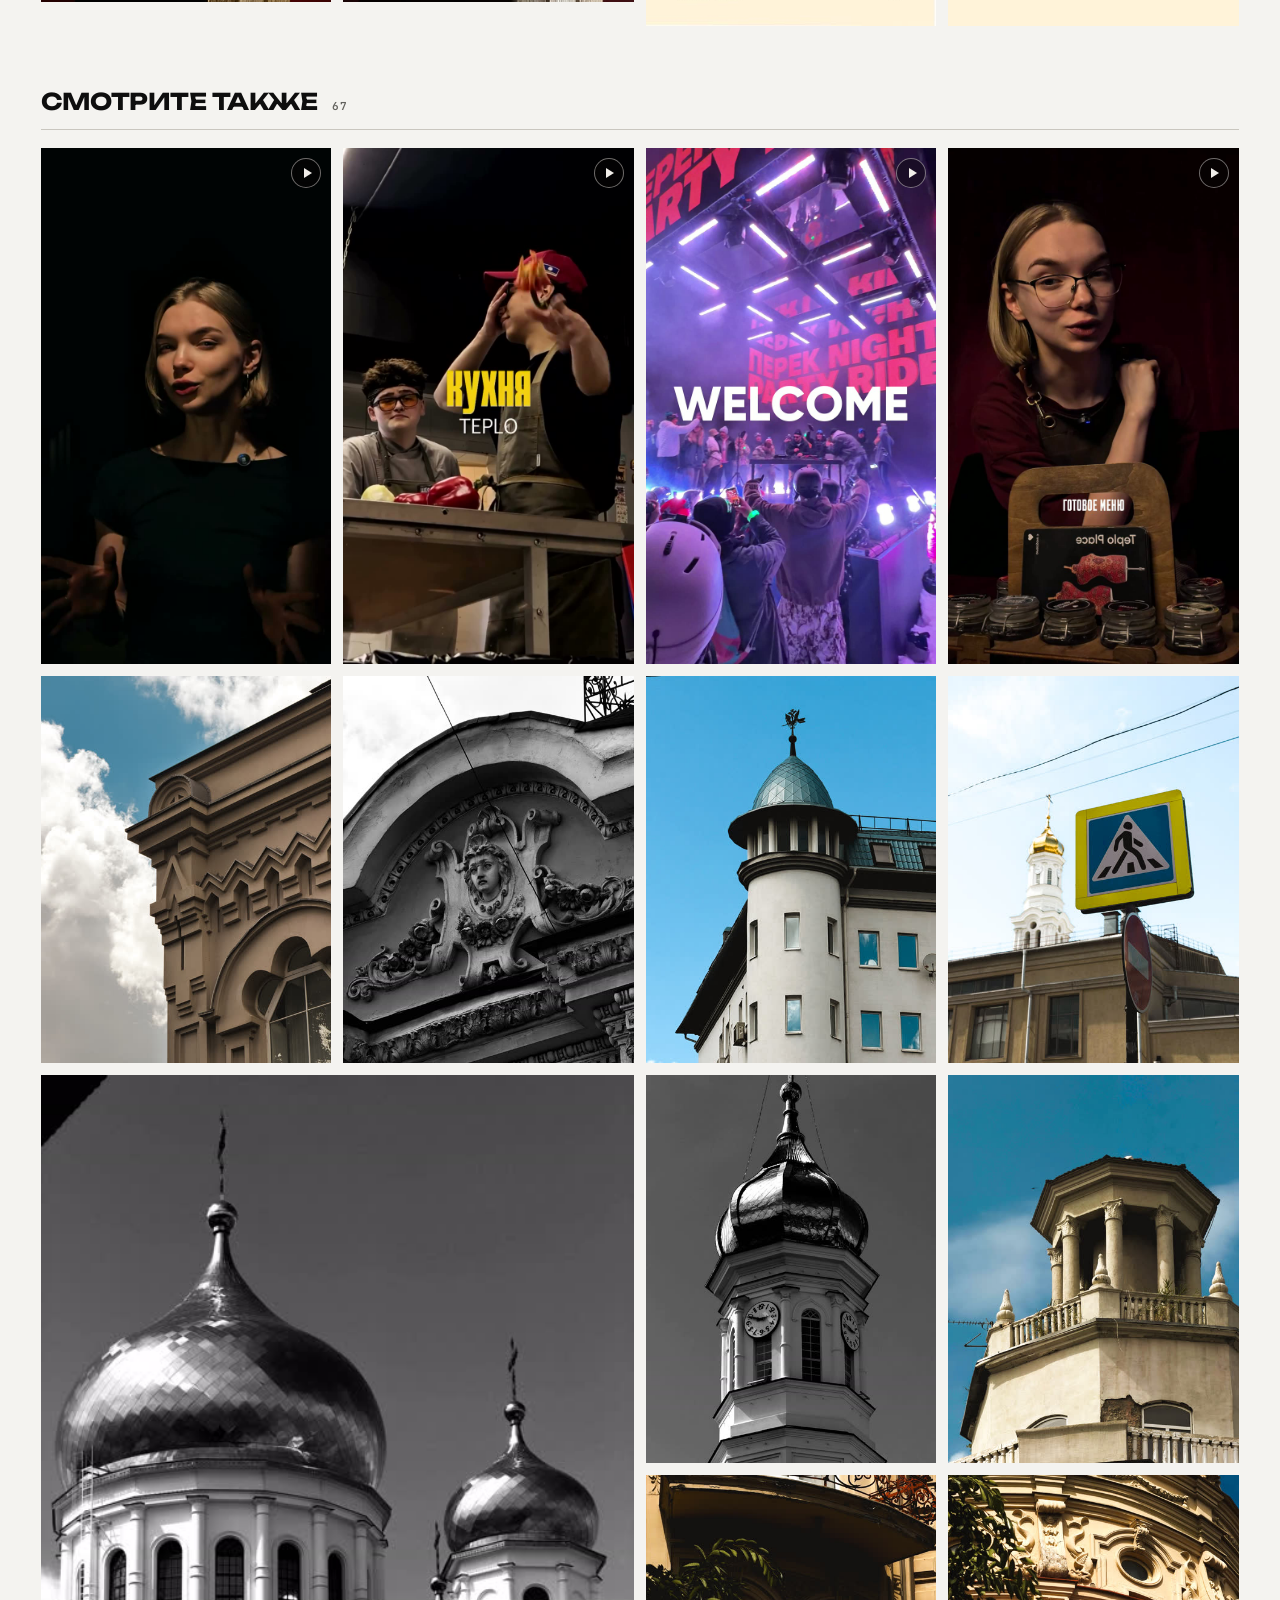
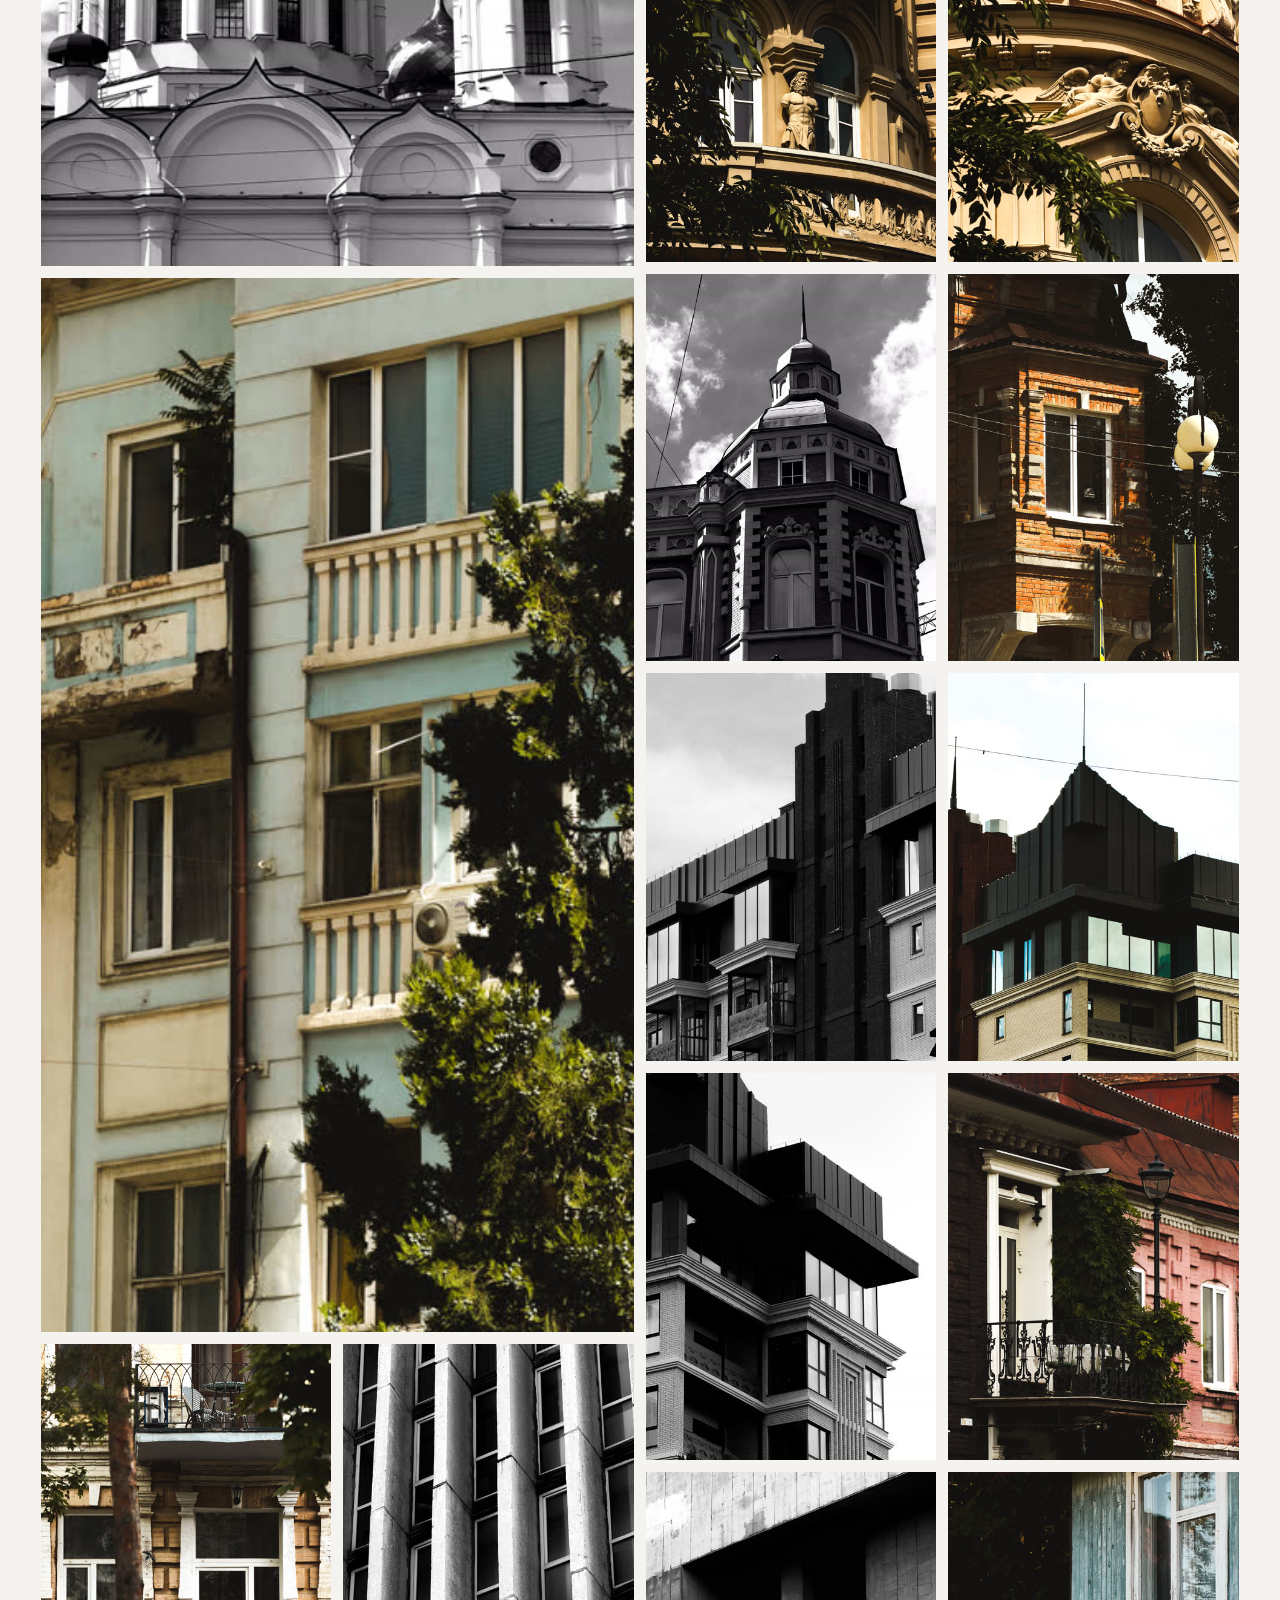
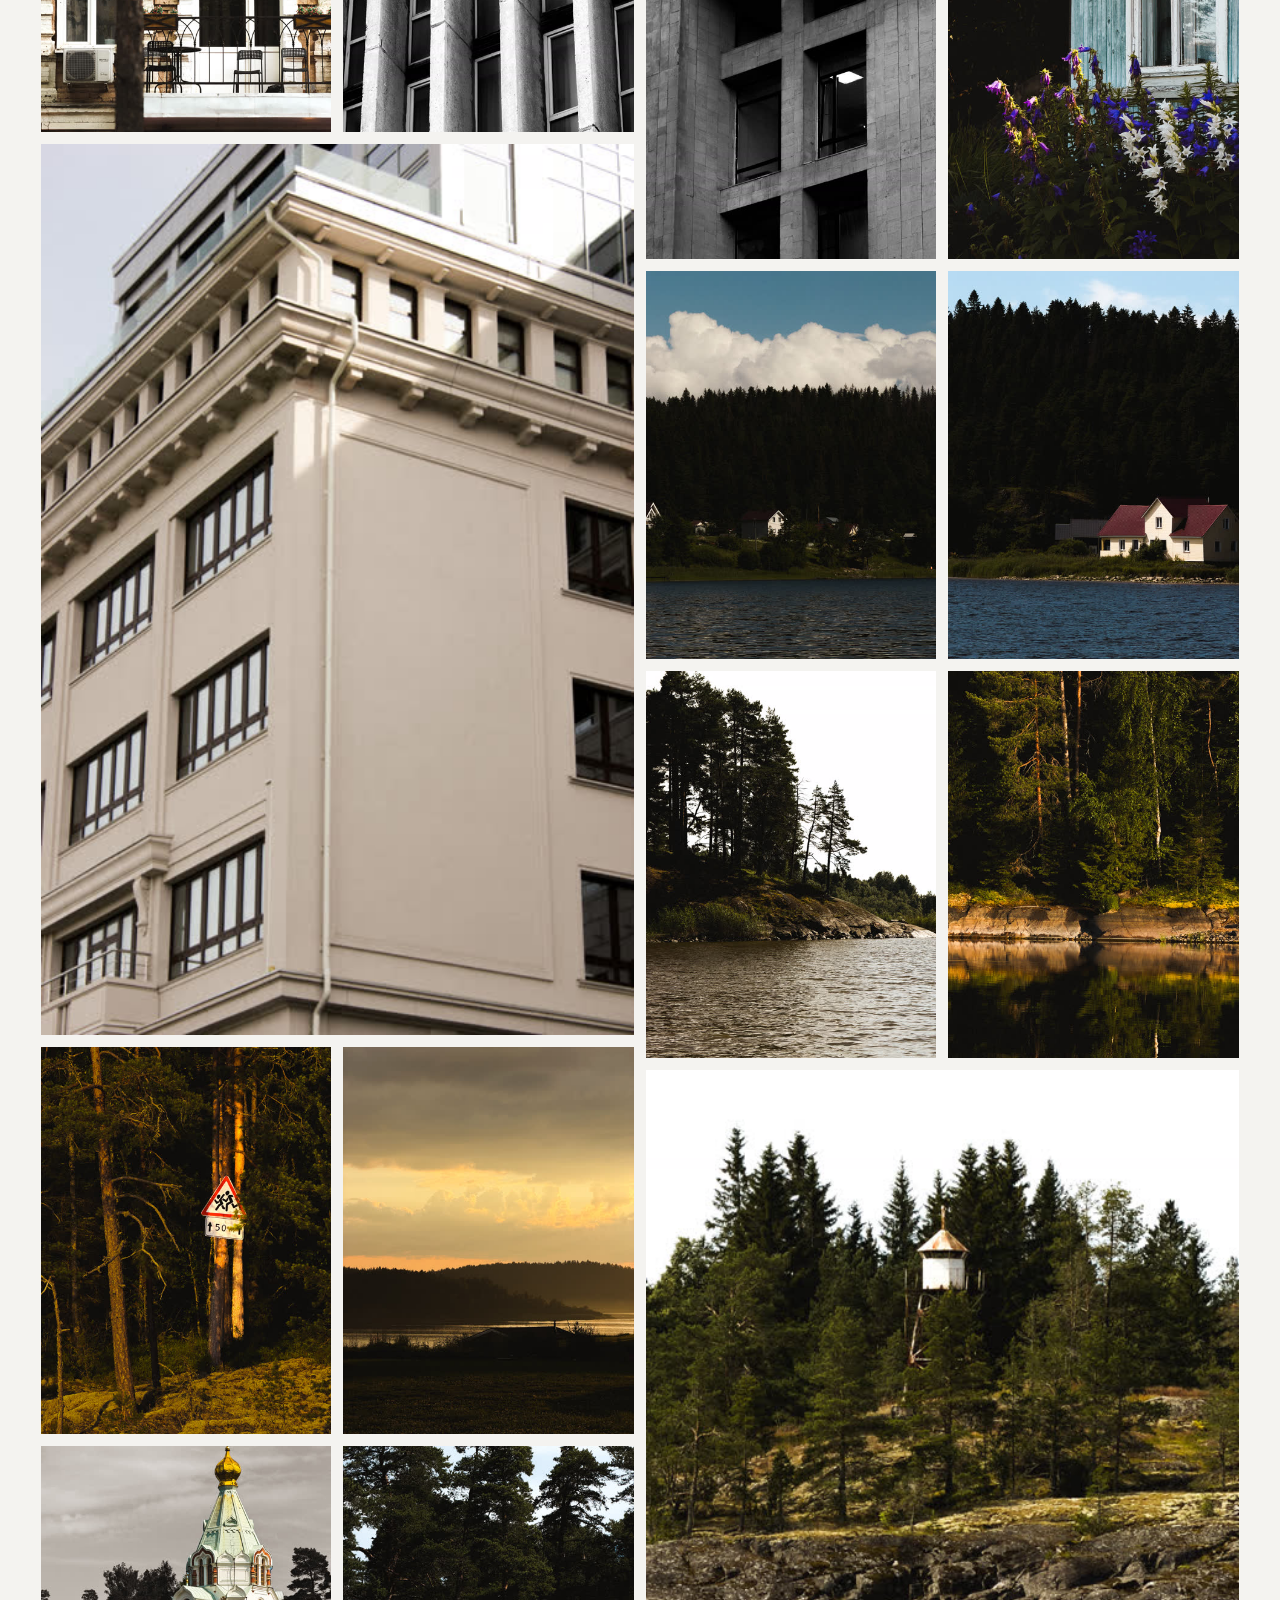
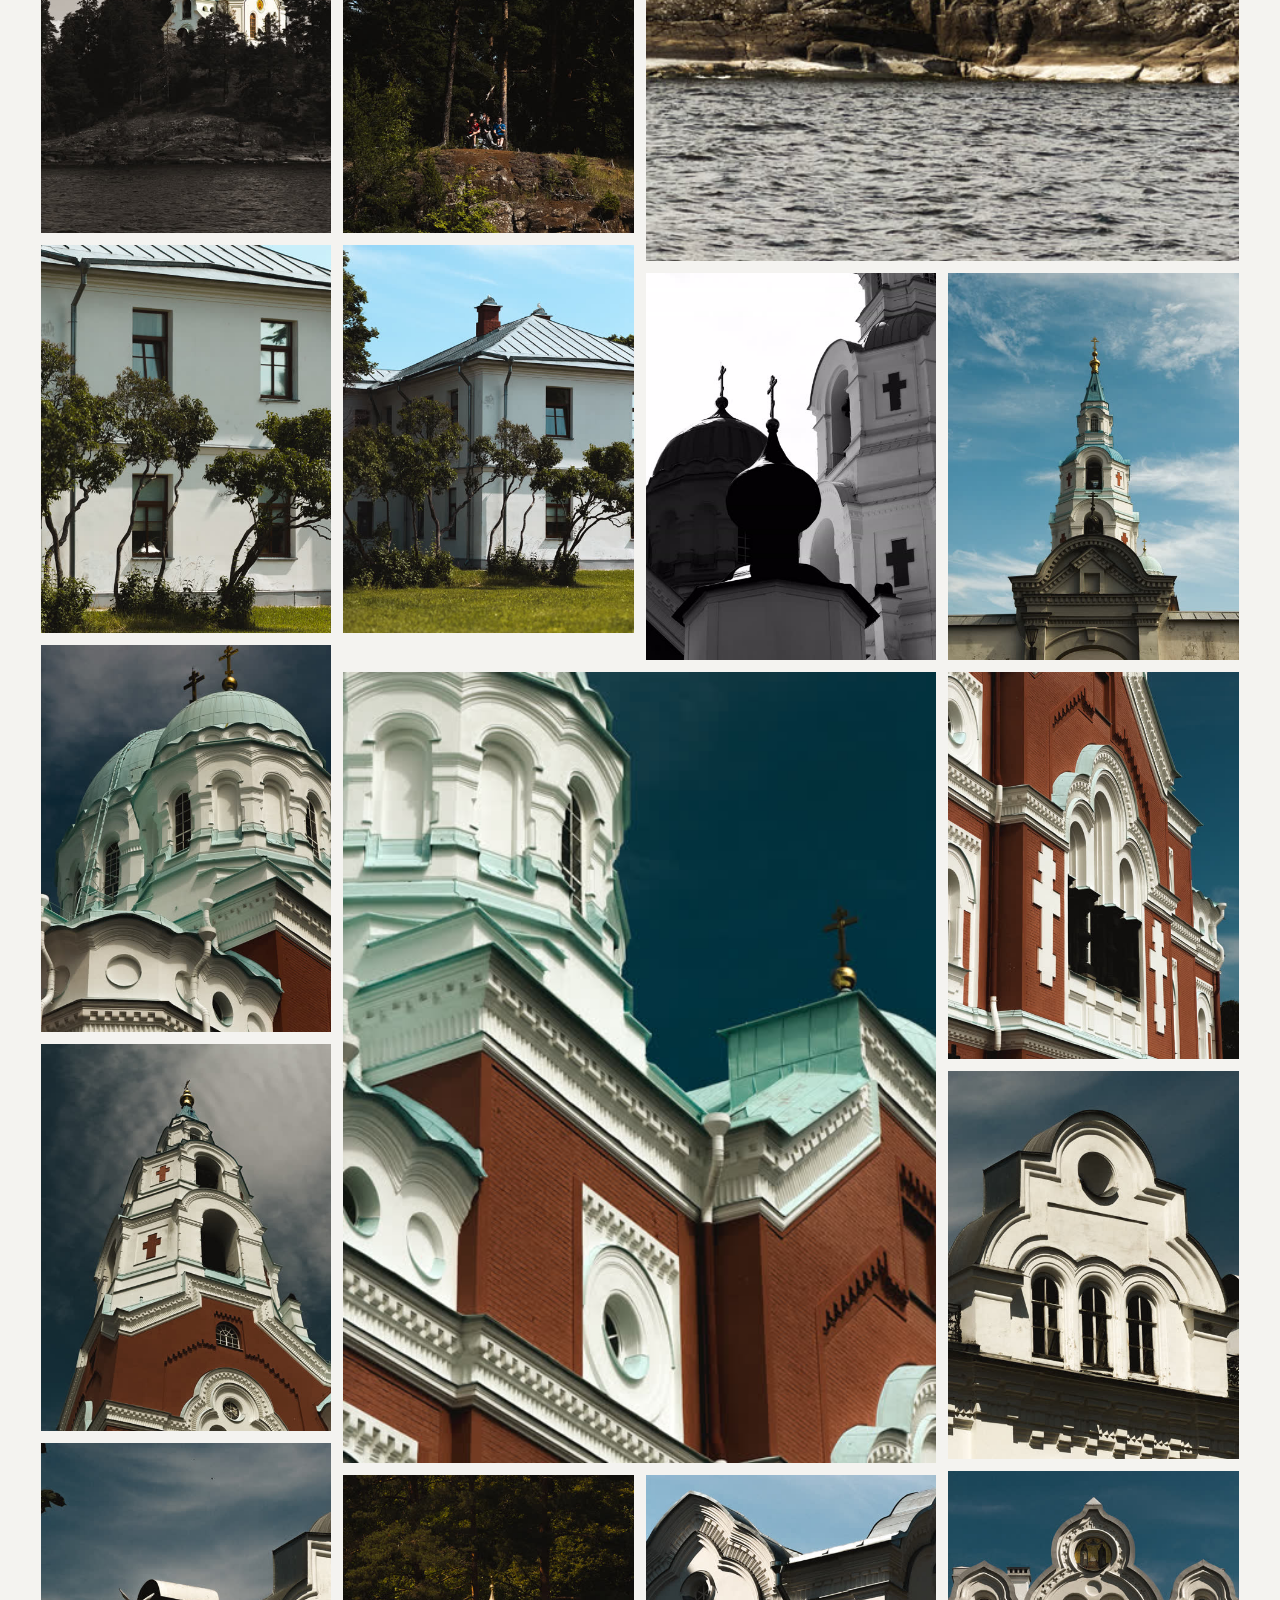
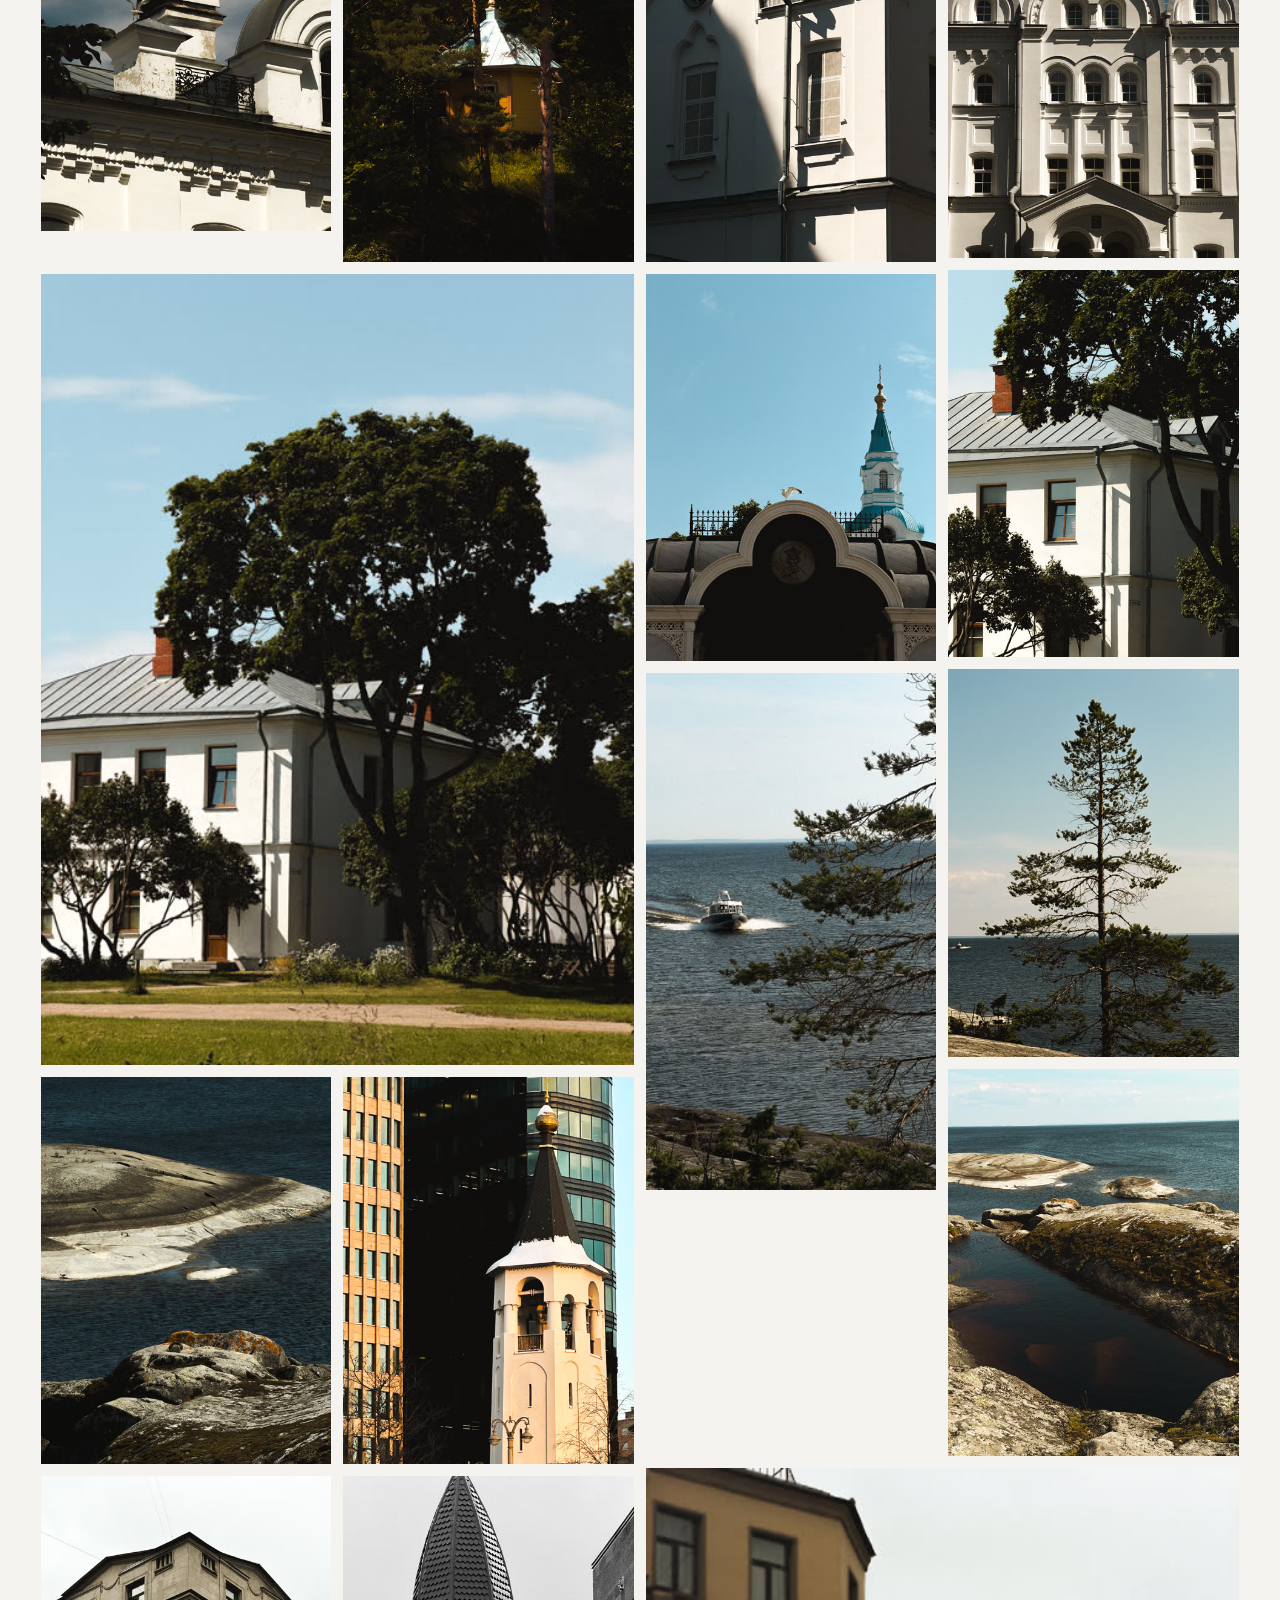
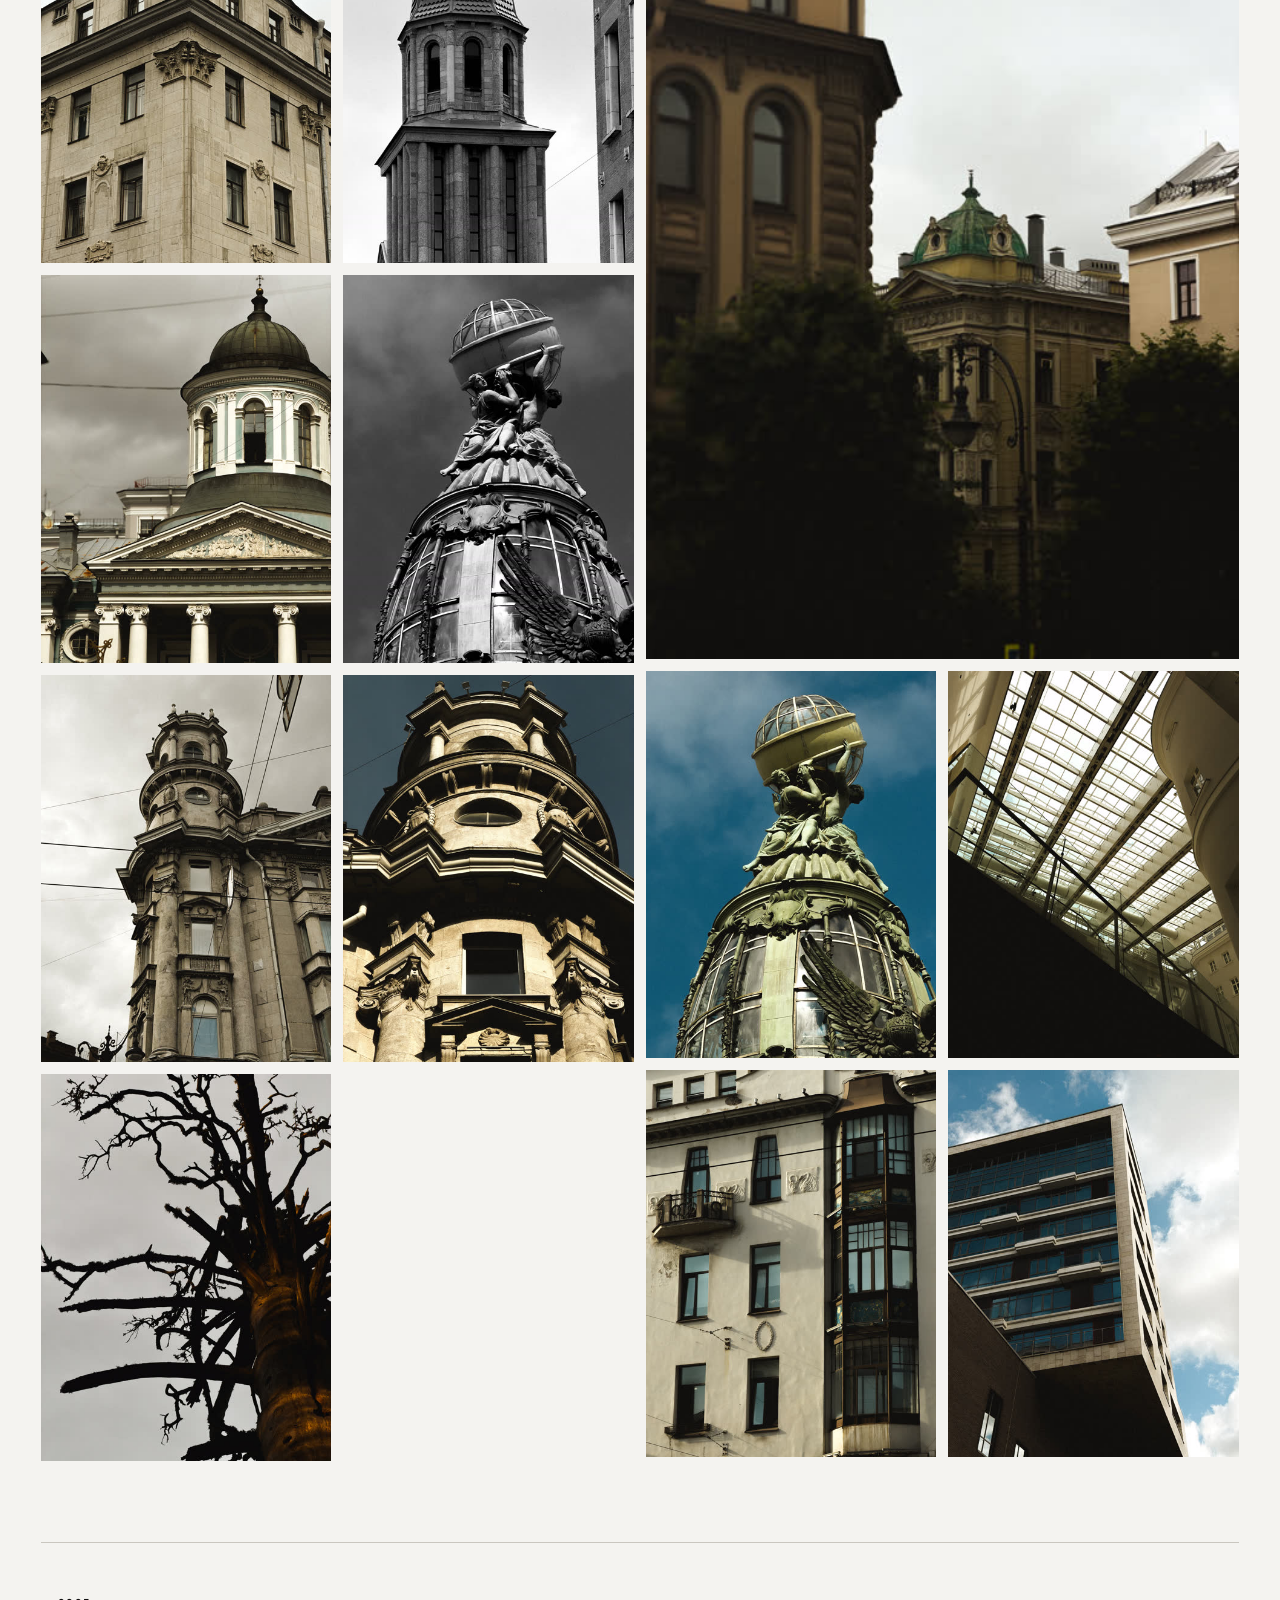
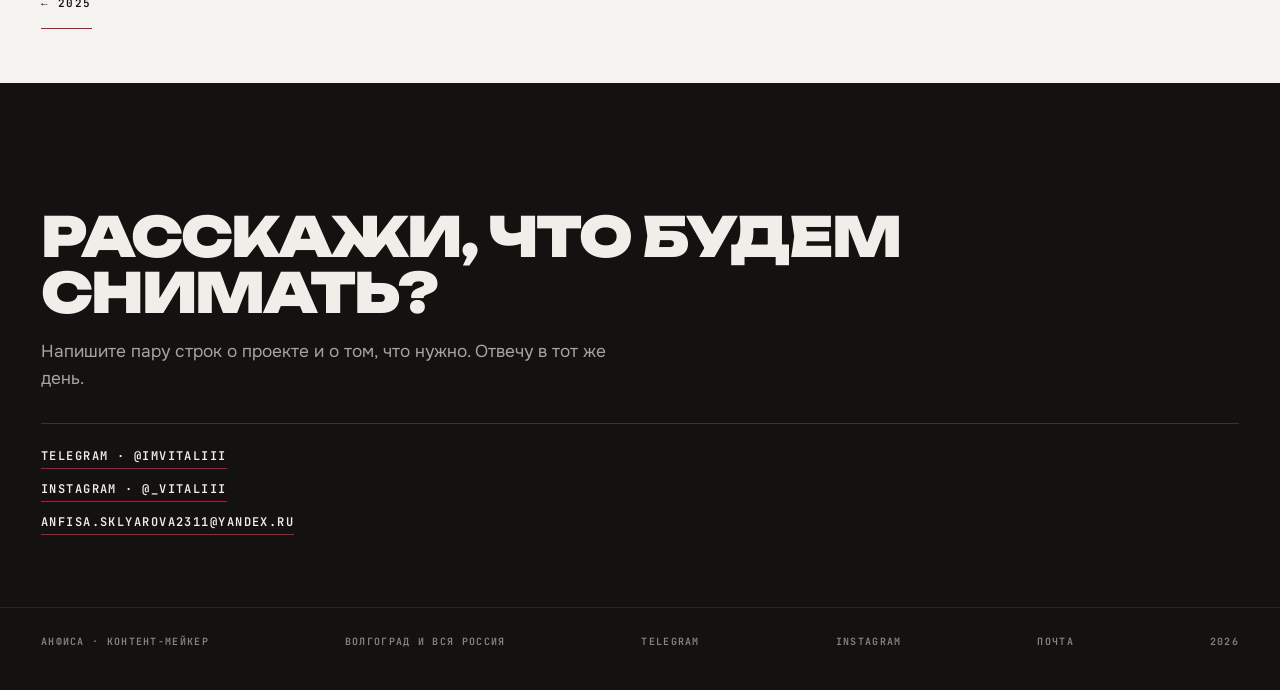
<file: year.html>
<!doctype html>
<html lang="ru">
<head>
<meta charset="utf-8">
<meta name="viewport" content="width=device-width, initial-scale=1">
<title>Год · Анфиса, дневник творчества</title>
<meta name="description" content="Работы Анфисы за год: фотографии и видео из дневника творчества.">
<meta name="theme-color" content="#F4F3F0">
<link rel="icon" href="data:image/svg+xml,%3Csvg xmlns='http://www.w3.org/2000/svg' viewBox='0 0 32 32'%3E%3Crect width='32' height='32' rx='7' fill='%23141210'/%3E%3Ccircle cx='16' cy='16' r='9' fill='none' stroke='%23F4F3F0' stroke-width='1.6'/%3E%3Cpath d='M13.5 11.6l7 4.4-7 4.4z' fill='%23C8102E'/%3E%3C/svg%3E">
<link rel="stylesheet" href="assets/fonts.css">
<link rel="stylesheet" href="assets/site.css">
</head>
<body class="page-year">
<a class="skip" href="#main">К содержанию</a>
<div class="grain" aria-hidden="true"></div>

<nav class="nav solid" id="nav">
  <div class="wrap nav-in">
    <a class="nav-mark" href="index.html">АНФИСА</a>
    <div class="nav-links">
      <a href="index.html#story">История</a>
      <a href="index.html#also" class="opt">Работы</a>
      <a href="index.html#vlog" class="opt">Влог</a>
      <a href="index.html#contact">Написать</a>
    </div>
  </div>
</nav>

<main id="main" tabindex="-1">

  <header class="year-head">
    <div class="wrap">
      <a class="year-back" href="index.html#story"><span class="year-back-arrow" aria-hidden="true">←</span>История творчества</a>
      <p class="year-num" id="yearTitle">2026</p>
      <h1 class="year-h1" id="yearHead">Год</h1>
      <p class="year-text" id="yearText"></p>
      <p class="year-count" id="yearCount"></p>
      <nav class="year-nav year-nav--top" id="yearNavTop" aria-label="Соседние годы"></nav>
    </div>
  </header>

  <div class="wrap">
    <div id="yearFeed"></div>
    <nav class="year-nav" id="yearNav" aria-label="Соседние годы"></nav>
  </div>

  <section class="cta dark" id="contact">
    <div class="wrap">
      <h2 class="h2">Расскажи, что будем снимать?</h2>
      <p class="lede">Напишите пару строк о проекте и о том, что нужно. Отвечу в тот же день.</p>
      <div class="direct">
        <a href="https://t.me/Imvitaliii" target="_blank" rel="noopener">Telegram · @Imvitaliii</a>
        <a href="https://www.instagram.com/_vitaliii" target="_blank" rel="noopener">Instagram · @_vitaliii</a>
        <a href="mailto:anfisa.sklyarova2311@yandex.ru">anfisa.sklyarova2311@yandex.ru</a>
      </div>
    </div>
  </section>

</main>

<footer>
  <div class="wrap foot">
    <span>Анфиса · контент-мейкер</span>
    <span>Волгоград и вся Россия</span>
    <a href="https://t.me/Imvitaliii" target="_blank" rel="noopener">Telegram</a>
    <a href="https://www.instagram.com/_vitaliii" target="_blank" rel="noopener">Instagram</a>
    <a href="mailto:anfisa.sklyarova2311@yandex.ru">Почта</a>
    <span>2026</span>
  </div>
</footer>

<div class="viewer" id="viewer" role="dialog" aria-modal="true" aria-label="Просмотр работы"></div>

<script src="assets/data.js"></script>
<script src="assets/app.js" defer></script>
</body>
</html>
</file>
<file: assets/fonts.css>
@font-face{font-family:'Unbounded';font-style:normal;font-weight:700;font-display:swap;src:url('fonts/unbounded-700-cyrillic.woff2') format('woff2');unicode-range:U+0301, U+0400-045F, U+0490-0491, U+04B0-04B1, U+2116}
@font-face{font-family:'Unbounded';font-style:normal;font-weight:700;font-display:swap;src:url('fonts/unbounded-700-latin.woff2') format('woff2');unicode-range:U+0000-00FF, U+0131, U+0152-0153, U+02BB-02BC, U+02C6, U+02DA, U+02DC, U+0304, U+0308, U+0329, U+2000-206F, U+20AC, U+2122, U+2191, U+2193, U+2212, U+2215, U+FEFF, U+FFFD}
@font-face{font-family:'Unbounded';font-style:normal;font-weight:900;font-display:swap;src:url('fonts/unbounded-900-cyrillic.woff2') format('woff2');unicode-range:U+0301, U+0400-045F, U+0490-0491, U+04B0-04B1, U+2116}
@font-face{font-family:'Unbounded';font-style:normal;font-weight:900;font-display:swap;src:url('fonts/unbounded-900-latin.woff2') format('woff2');unicode-range:U+0000-00FF, U+0131, U+0152-0153, U+02BB-02BC, U+02C6, U+02DA, U+02DC, U+0304, U+0308, U+0329, U+2000-206F, U+20AC, U+2122, U+2191, U+2193, U+2212, U+2215, U+FEFF, U+FFFD}
@font-face{font-family:'Onest';font-style:normal;font-weight:400;font-display:swap;src:url('fonts/onest-400-cyrillic.woff2') format('woff2');unicode-range:U+0301, U+0400-045F, U+0490-0491, U+04B0-04B1, U+2116}
@font-face{font-family:'Onest';font-style:normal;font-weight:400;font-display:swap;src:url('fonts/onest-400-latin.woff2') format('woff2');unicode-range:U+0000-00FF, U+0131, U+0152-0153, U+02BB-02BC, U+02C6, U+02DA, U+02DC, U+0304, U+0308, U+0329, U+2000-206F, U+20AC, U+2122, U+2191, U+2193, U+2212, U+2215, U+FEFF, U+FFFD}
@font-face{font-family:'Onest';font-style:normal;font-weight:600;font-display:swap;src:url('fonts/onest-600-cyrillic.woff2') format('woff2');unicode-range:U+0301, U+0400-045F, U+0490-0491, U+04B0-04B1, U+2116}
@font-face{font-family:'Onest';font-style:normal;font-weight:600;font-display:swap;src:url('fonts/onest-600-latin.woff2') format('woff2');unicode-range:U+0000-00FF, U+0131, U+0152-0153, U+02BB-02BC, U+02C6, U+02DA, U+02DC, U+0304, U+0308, U+0329, U+2000-206F, U+20AC, U+2122, U+2191, U+2193, U+2212, U+2215, U+FEFF, U+FFFD}
@font-face{font-family:'JetBrains Mono';font-style:normal;font-weight:400;font-display:swap;src:url('fonts/jetbrains-mono-400-cyrillic.woff2') format('woff2');unicode-range:U+0301, U+0400-045F, U+0490-0491, U+04B0-04B1, U+2116}
@font-face{font-family:'JetBrains Mono';font-style:normal;font-weight:400;font-display:swap;src:url('fonts/jetbrains-mono-400-latin.woff2') format('woff2');unicode-range:U+0000-00FF, U+0131, U+0152-0153, U+02BB-02BC, U+02C6, U+02DA, U+02DC, U+0304, U+0308, U+0329, U+2000-206F, U+20AC, U+2122, U+2191, U+2193, U+2212, U+2215, U+FEFF, U+FFFD}
@font-face{font-family:'JetBrains Mono';font-style:normal;font-weight:600;font-display:swap;src:url('fonts/jetbrains-mono-600-cyrillic.woff2') format('woff2');unicode-range:U+0301, U+0400-045F, U+0490-0491, U+04B0-04B1, U+2116}
@font-face{font-family:'JetBrains Mono';font-style:normal;font-weight:600;font-display:swap;src:url('fonts/jetbrains-mono-600-latin.woff2') format('woff2');unicode-range:U+0000-00FF, U+0131, U+0152-0153, U+02BB-02BC, U+02C6, U+02DA, U+02DC, U+0304, U+0308, U+0329, U+2000-206F, U+20AC, U+2122, U+2191, U+2193, U+2212, U+2215, U+FEFF, U+FFFD}
@font-face{font-family:'Marck Script';font-style:normal;font-weight:400;font-display:swap;src:url('fonts/marck-script-400-cyrillic.woff2') format('woff2');unicode-range:U+0301, U+0400-045F, U+0490-0491, U+04B0-04B1, U+2116}
@font-face{font-family:'Marck Script';font-style:normal;font-weight:400;font-display:swap;src:url('fonts/marck-script-400-latin.woff2') format('woff2');unicode-range:U+0000-00FF, U+0131, U+0152-0153, U+02BB-02BC, U+02C6, U+02DA, U+02DC, U+0304, U+0308, U+0329, U+2000-206F, U+20AC, U+2122, U+2191, U+2193, U+2212, U+2215, U+FEFF, U+FFFD}
</file>
<file: assets/site.css>
/* ============================================================
   АНФИСА. Контент-мейкер
   Дневник творчества. Тёплое полотно, тёмные полосы, цвет живёт
   в кадрах. Ноль библиотек: всё едет на transform и opacity.
   ============================================================ */

*,*::before,*::after{margin:0;padding:0;box-sizing:border-box}

:root{
  --canvas:#F4F3F0;
  --panel:#EAE8E3;
  --dark:#141210;
  --dark-2:#1E1A17;
  --ink:#0E0E0E;
  --ink-soft:#63625E;
  --rule:#C9C6BF;
  --rule-strong:#8C8880;
  --bordeaux:#6E1420;
  --bordeaux-hover:#8A1A29;
  --red:#C8102E;
  --paper:#F1EEEA;
  --paper-soft:#A9A39D;

  --display:'Unbounded',Impact,'Arial Narrow',sans-serif;
  --body:'Onest',system-ui,sans-serif;
  --mono:'JetBrains Mono',ui-monospace,Consolas,monospace;
  --hand:'Marck Script','Segoe Script',cursive;

  --ease:cubic-bezier(.22,.61,.36,1);
  --ease-soft:cubic-bezier(.4,0,.2,1);

  --gut:clamp(16px,3.2vw,48px);
  --tshadow:0 1px 2px rgba(8,6,5,.9),0 3px 14px rgba(8,6,5,.75),0 12px 46px rgba(8,6,5,.7);
}

html,body{overflow-x:hidden;overflow-x:clip}
html{scroll-behavior:smooth;-webkit-text-size-adjust:100%}

/* Полоса прокрутки это часть макета, а не деталь браузера: прямоугольная,
   без скруглений и теней, в том же красном, что и все акценты.
   Порядок важен: если задать scrollbar-color, Chrome перестаёт слушать
   ::-webkit-scrollbar и рисует свой скруглённый ползунок. Поэтому свойство
   уходит только тем браузерам, где этих псевдоэлементов нет. */
::-webkit-scrollbar{width:12px;height:12px}
::-webkit-scrollbar-track{background:var(--panel)}
::-webkit-scrollbar-thumb{background:var(--red);border:0;border-radius:0}
::-webkit-scrollbar-thumb:hover{background:var(--bordeaux)}
::-webkit-scrollbar-corner{background:var(--panel)}
@supports not selector(::-webkit-scrollbar){
  html{scrollbar-width:auto;scrollbar-color:var(--red) var(--panel)}
}

body{
  background:var(--canvas);
  color:var(--ink);
  font-family:var(--body);
  font-size:clamp(15px,1.05vw,17px);
  line-height:1.6;
  -webkit-font-smoothing:antialiased;
}

img,video,svg{display:block;max-width:100%}
a{color:inherit}
::selection{background:var(--bordeaux);color:var(--canvas)}
:focus-visible{outline:2px solid var(--red);outline-offset:3px;border-radius:2px}

.skip{
  position:absolute;left:var(--gut);top:-100px;z-index:200;
  background:var(--ink);color:var(--canvas);padding:12px 18px;
  font:600 13px/1 var(--mono);letter-spacing:.06em;
  transition:top .2s var(--ease);
}
.skip:focus{top:12px}
.vh{position:absolute;width:1px;height:1px;overflow:hidden;clip:rect(0 0 0 0);white-space:nowrap}

/* одно зерно на всю страницу, на уровне шёпота */
.grain{
  position:fixed;inset:0;z-index:0;pointer-events:none;
  opacity:.42;mix-blend-mode:multiply;
  background-image:url("data:image/svg+xml,%3Csvg xmlns='http://www.w3.org/2000/svg' width='180' height='180'%3E%3Cfilter id='n'%3E%3CfeTurbulence type='fractalNoise' baseFrequency='.85' numOctaves='3'/%3E%3CfeColorMatrix type='saturate' values='0'/%3E%3C/filter%3E%3Crect width='180' height='180' filter='url(%23n)' opacity='.24'/%3E%3C/svg%3E");
}

/* ---------- шапка ---------- */
/* Шапка сидит в том же .wrap, что и весь контент: имя слева и ссылки справа
   встают ровно на края сетки, а не на края окна. */
.nav{
  position:fixed;top:0;left:0;right:0;z-index:100;
  font:600 11px/1 var(--mono);letter-spacing:.14em;text-transform:uppercase;
  color:var(--paper);
  transition:background .5s var(--ease-soft),border-color .5s var(--ease-soft),color .5s var(--ease-soft);
  border-bottom:1px solid transparent;
}
.nav-in{
  display:flex;align-items:center;justify-content:space-between;
  gap:20px;min-height:clamp(58px,6.4vh,70px);
}
.nav:not(.solid){text-shadow:0 1px 10px rgba(8,6,5,.8)}
.nav.solid{background:rgba(244,243,240,.93);backdrop-filter:blur(14px);border-bottom-color:var(--rule);color:var(--ink);text-shadow:none}
.nav-mark{font-family:var(--display);font-weight:900;font-size:15px;letter-spacing:.06em;text-decoration:none}
.nav-links{display:flex;gap:clamp(12px,1.6vw,26px);align-items:center}
.nav-links a{text-decoration:none;opacity:.78;transition:opacity .25s var(--ease)}
.nav-links a:hover{opacity:1}
@media (max-width:860px){.nav-links .opt{display:none}}

/* ============================================================
   01 ГЕРОЙ: слово между кадром и силуэтом
   Фон и вырезанный силуэт это один и тот же снимок, поэтому у них
   одинаковый object-fit и они совпадают пиксель в пиксель при любом
   размере окна. Между ними лежит ПОРТФОЛИО: буквы уходят Анфисе за
   спину, отсюда вся глубина. Плоской заливки здесь нет нигде.
   ============================================================ */
.hero{position:relative;background:var(--dark);isolation:isolate}
.hero-frame{position:relative;height:100svh;min-height:560px;overflow:hidden}

.hero-bg,.hero-cut{
  position:absolute;inset:0;width:100%;height:100%;
  object-fit:cover;object-position:50% 62%;
}
.hero-bg{z-index:1;filter:saturate(.92) contrast(1.04) brightness(.76)}
.hero-cut{z-index:3;filter:saturate(.98) contrast(1.03)}

/* Затемнение по краям: слово светлое, а красная стена за спиной яркая.
   Верх притушен сильнее, потому что именно там лежат буквы. */
.hero-veil{
  position:absolute;inset:0;z-index:2;pointer-events:none;
  background:
    linear-gradient(to bottom,rgba(10,8,7,.66) 0%,rgba(10,8,7,.3) 40%,rgba(10,8,7,.24) 64%,rgba(10,8,7,.88) 100%),
    radial-gradient(ellipse 120% 90% at 50% 44%,rgba(10,8,7,0) 38%,rgba(10,8,7,.58) 100%);
}

/* Слово во всю ширину сетки. Кегль подбирает скрипт под ширину .wrap,
   поэтому строка садится ровно между полями при любом окне; значение
   в vw это запасной вариант, пока шрифт ещё не измерен. */
.hero-band{position:absolute;z-index:2;left:0;right:0;top:clamp(76px,11vh,132px);pointer-events:none}
.hero-word{
  font-family:var(--display);font-weight:900;text-transform:uppercase;
  font-size:var(--hero-fs,11.4vw);line-height:.8;color:var(--paper);
}
.hero-word .hero-word-in{
  --ls:-.045em;
  display:inline-block;white-space:nowrap;
  letter-spacing:var(--ls);
  /* межбуквенное расстояние ставится и после последней литеры: без этой
     добавки строка при отрицательном трекинге вылезала бы за поле справа */
  padding-right:calc(var(--ls) * -1);
  /* короткая выдавленная грань вниз: объём без единого фильтра */
  text-shadow:
    0 1px 0 #8f8a85,0 2px 0 #7a756f,0 3px 0 #66615c,0 4px 0 #524e49,
    0 5px 0 #3f3c38,0 6px 0 #2e2b28,0 8px 14px rgba(8,6,5,.55),0 18px 40px rgba(8,6,5,.5);
}

/* Подпись, текст и нижняя строка живут в том же .wrap, что и весь сайт:
   левый край подписи совпадает с левым краем заголовков ниже по странице. */
.hero-front{position:absolute;z-index:4;inset:0;pointer-events:none;display:flex}
.hero-front>.wrap{
  width:100%;display:flex;flex-direction:column;justify-content:flex-end;
  padding-bottom:clamp(18px,3vh,30px);
}
.hero-copy{
  max-width:min(34ch,46vw);color:var(--paper);text-shadow:var(--tshadow);
  pointer-events:auto;margin-bottom:clamp(30px,7vh,74px);
}
.hero-sign{font-family:var(--hand);font-size:clamp(38px,5.6vw,76px);line-height:1;margin-bottom:14px}
.hero-lede{font-size:clamp(15px,1.35vw,20px);line-height:1.5}
.hero-copy .btn{margin-top:26px}

.hero-foot{
  display:flex;justify-content:space-between;gap:16px;flex-wrap:wrap;
  font:600 10px/1.4 var(--mono);letter-spacing:.16em;text-transform:uppercase;
  color:rgba(241,238,234,.72);text-shadow:0 1px 8px rgba(8,6,5,.8);
  pointer-events:auto;
}
.hero-foot a{text-decoration:none}
.hero-foot a:hover{color:var(--paper)}

/* На телефоне кадр вертикальный, а снимок горизонтальный: при cover Анфиса
   занимает экран целиком и закрывает слово. Поэтому кадр опускается вниз,
   сверху остаётся тёмная полоса под слово, а голова перекрывает только
   нижнюю грань литер, и приём с глубиной сохраняется. */
@media (max-width:860px){
  .hero-bg,.hero-cut{top:10%;height:90%;object-position:55% 100%}
  /* слово опускается к голове: на узком экране кадр стоит ниже, и без
     этого сдвига буквы висели бы отдельно от Анфисы */
  .hero-band{top:clamp(150px,25vh,240px)}
  .hero-copy{max-width:none}
  .hero-foot .opt{display:none}
}

/* Появление героя: слово стоит на месте с первого кадра, по нему сцена и
   читается. Оживают только силуэт и подпись. */
.hero-cut,.hero-copy>*{opacity:0}
body.ready .hero-cut{animation:cutIn 1.4s var(--ease) .1s forwards}
body.ready .hero-copy>*{animation:copyIn .9s var(--ease) forwards;animation-delay:calc(.42s + .1s * var(--i,0))}
@keyframes cutIn{from{opacity:0;transform:scale(1.06)}to{opacity:1;transform:none}}
@keyframes copyIn{from{opacity:0;transform:translateY(18px)}to{opacity:1;transform:none}}

/* ============================================================
   ОБЩИЕ ЭЛЕМЕНТЫ
   ============================================================ */
main{position:relative;z-index:1}
section{position:relative}
.wrap{max-width:1560px;margin:0 auto;padding:0 var(--gut)}

.kicker{
  font:600 11px/1 var(--mono);letter-spacing:.18em;text-transform:uppercase;
  color:var(--ink-soft);display:flex;align-items:center;gap:12px;
}
.kicker::after{content:"";height:1px;background:var(--rule);flex:1;transform:scaleX(var(--rule-x,0));transform-origin:left;transition:transform 1.1s var(--ease)}
.in .kicker::after{--rule-x:1}

.h2{
  font-family:var(--display);font-weight:900;text-transform:uppercase;
  font-size:clamp(27px,4.3vw,62px);line-height:1;letter-spacing:-.035em;margin-top:18px;
}
.lede{margin-top:18px;font-size:clamp(16px,1.35vw,21px);color:var(--ink-soft);max-width:52ch}

.rise{opacity:0;transform:translateY(26px);transition:opacity .85s var(--ease),transform .85s var(--ease)}
.in .rise{opacity:1;transform:none}
.in .rise:nth-child(2){transition-delay:.08s}
.in .rise:nth-child(3){transition-delay:.16s}
.in .rise:nth-child(4){transition-delay:.24s}
.in.settled .rise,
.in.settled .rise:nth-child(2),
.in.settled .rise:nth-child(3),
.in.settled .rise:nth-child(4){transition-delay:0s !important}

.btn{
  display:inline-flex;align-items:center;justify-content:center;gap:10px;
  background:var(--bordeaux);color:var(--paper);text-decoration:none;
  padding:15px 26px;border:0;cursor:pointer;
  font:600 12px/1 var(--mono);letter-spacing:.14em;text-transform:uppercase;
  transition:background .3s var(--ease),transform .3s var(--ease);
  text-shadow:none;
}
.btn:hover{background:var(--bordeaux-hover);transform:translateY(-2px)}
.btn.ghost{background:transparent;color:var(--ink);border:1px solid var(--rule-strong)}
.btn.ghost:hover{background:var(--ink);color:var(--canvas);border-color:var(--ink)}
.dark .btn.ghost{color:var(--paper);border-color:rgba(241,238,234,.45)}
.dark .btn.ghost:hover{background:var(--paper);color:var(--ink);border-color:var(--paper)}
@media (pointer:coarse){.btn{min-height:44px}}

.dark{background:var(--dark);color:var(--paper)}
.dark .kicker{color:var(--paper-soft)}
.dark .kicker::after{background:#3A3531}
.dark .lede{color:var(--paper-soft)}

/* значок ролика: единый для всех сеток */
.play-badge{
  position:absolute;top:10px;right:10px;z-index:2;width:30px;height:30px;
  border:1px solid rgba(241,238,234,.45);border-radius:50%;
  display:grid;place-items:center;background:rgba(8,6,5,.42);backdrop-filter:blur(6px);
  transition:background .3s var(--ease),border-color .3s var(--ease);
}
.play-badge::after{content:"";border-left:8px solid var(--paper);border-top:5px solid transparent;border-bottom:5px solid transparent;margin-left:3px}
.playing .play-badge{background:var(--red);border-color:var(--red)}
@media (pointer:coarse){.play-badge{width:44px;height:44px}}

.tag{
  position:absolute;left:10px;bottom:10px;z-index:2;
  font:600 10px/1 var(--mono);letter-spacing:.12em;text-transform:uppercase;
  background:rgba(8,6,5,.6);border:1px solid rgba(241,238,234,.22);color:var(--paper);
  padding:6px 8px;backdrop-filter:blur(8px);
}

/* ============================================================
   02 ВИДЕО
   ============================================================ */
.video{padding:clamp(80px,12vh,160px) 0}
.v-grid{
  display:grid;gap:clamp(14px,1.8vw,26px);margin-top:clamp(40px,6vh,72px);
  grid-template-columns:repeat(2,1fr);
}
@media (min-width:900px){.v-grid{grid-template-columns:repeat(4,1fr)}}
.v-card{
  position:relative;background:var(--dark-2);overflow:hidden;cursor:pointer;
  border:0;padding:0;width:100%;text-align:left;color:inherit;font:inherit;
  aspect-ratio:9/16;
}
.v-card img,.v-card video{width:100%;height:100%;object-fit:cover}
.v-card video{position:absolute;inset:0;opacity:0;transition:opacity .45s var(--ease)}
.v-card.playing video{opacity:1}
.v-card img{transition:transform 1.1s var(--ease)}
.v-card:hover img{transform:scale(1.04)}
.v-note{margin-top:26px;font:600 10px/1.6 var(--mono);letter-spacing:.12em;text-transform:uppercase;color:#7C7671}

/* ============================================================
   03 ИСТОРИЯ ТВОРЧЕСТВА: диск
   Окна сидят на общем колесе: у всех одна точка вращения далеко внизу,
   поэтому поворот колеса гонит их по дуге. Сам диск занимает блок во всю
   ширину и уходит вниз до его края, а тексты стоят поверх пластины.
   ============================================================ */
.story{padding:clamp(80px,12vh,150px) 0 0;overflow:hidden}
.disc-stage{
  position:relative;margin-top:clamp(36px,5vh,64px);
  display:grid;grid-template-columns:1fr;gap:26px;
}
@media (min-width:1180px){
  .disc-stage{
    grid-template-columns:minmax(230px,.95fr) minmax(0,2.4fr) minmax(210px,.85fr);
    /* Текст стоит вверху, вровень с открытым окном: там пластина ещё узкая,
       и строки идут по светлому полотну, задевая её только концами. */
    align-items:start;gap:clamp(20px,2.4vw,44px);
  }
  .story-left,.story-right{padding-top:clamp(16px,3.4vh,52px)}
  /* Пластина кладётся под все три колонки: тексты стоят на ней, а не рядом. */
  .disc{grid-area:1 / 1 / 2 / 4}
  .story-left{grid-area:1 / 1 / 2 / 2}
  .story-right{grid-area:1 / 3 / 2 / 4}
}

/* На мобильных: сначала текст года (story-left), потом диск, потом ссылка (story-right).
   order:-1 у диска убран — теперь он идёт вторым, после описания. */
@media (max-width:1179px){
  .story-left{order:1}
  .disc{order:2}
  .story-right{order:3}
}

.disc{
  position:relative;overflow:hidden;
  --seg-w:clamp(170px,20vw,290px);
  /* Точка вращения лежит далеко внизу, поэтому соседнее окно уезжает вбок
     примерно на полторы своей ширины и не наползает на активное. */
  --R:calc(var(--seg-w) * 2.62);
  --step:40deg;
  /* Диск обрезан по нижнему краю блока почти на самой широкой своей части:
     так он читается как тяжёлая пластина, вставшая из-за края страницы. */
  height:calc(var(--seg-w) * 2.55);
  /* touch-action: pan-y разрешает странице скроллиться вертикально,
     но горизонтальный свайп по диску перехватывает скрипт */
  touch-action:pan-y;
}
@media (min-width:1180px){.disc{order:0}}
/* На узком экране диск шире страницы: он выходит за поля до самых краёв
   окна, иначе круг упирался бы в отступы и читался прямоугольником. */
@media (max-width:1179px){
  .disc{margin-left:calc(-1 * var(--gut));margin-right:calc(-1 * var(--gut))}
}

.wheel{position:absolute;left:50%;top:0;width:0;height:0}

/* Сама пластина: круг с прорезями через каждый сегмент и бордовым теплом
   сверху. Радиус меньше расстояния до окон, поэтому край диска проходит под
   ними, а активное окно поднимается над дугой. */
.plate{
  --pr:calc(var(--R) - 150px);
  position:absolute;left:50%;top:var(--R);
  width:calc(2 * var(--pr));height:calc(2 * var(--pr));
  margin-left:calc(-1 * var(--pr));margin-top:calc(-1 * var(--pr));
  border-radius:50%;
  background:
    radial-gradient(circle at 50% 6%,rgba(110,20,32,.55) 0%,rgba(110,20,32,0) 38%),
    repeating-conic-gradient(from calc(-.5 * var(--step)),rgba(244,243,240,.07) 0deg calc(var(--step) - .6deg),rgba(160,155,146,.55) calc(var(--step) - .6deg) var(--step)),
    radial-gradient(circle at 50% 40%,#241F1B 0%,#151110 72%);
  /* пластина крутится по накопленному счётчику поворотов, а не по номеру
     года: иначе переход с последнего окна на первое отматывал бы её назад */
  transform:rotate(calc(-1 * var(--turn,0) * var(--step)));
  transition:transform .85s var(--ease);
  box-shadow:0 -18px 60px rgba(8,6,5,.3) inset,0 0 0 1px rgba(244,243,240,.13) inset,0 26px 70px rgba(8,6,5,.22);
}
/* Ось диска: видна только верхней половиной, нижнюю срезает край блока. */
.plate::after{
  content:"";position:absolute;left:50%;top:50%;width:11%;height:11%;
  margin:-5.5% 0 0 -5.5%;border-radius:50%;
  background:radial-gradient(circle at 50% 40%,#2E2823 0%,#171310 70%);
  box-shadow:0 0 0 1px rgba(244,243,240,.16),0 0 0 12px rgba(110,20,32,.16);
}
.seg{
  position:absolute;top:14px;left:calc(var(--seg-w) / -2);z-index:1;
  width:var(--seg-w);height:calc(var(--seg-w) * 1.34);
  transform-origin:50% calc(var(--R) - 14px);
  transform:rotate(calc(var(--pos,0) * var(--step)));
  transition:transform .85s var(--ease),opacity .5s var(--ease);
  border:0;padding:0;background:none;font:inherit;color:inherit;cursor:pointer;
}
.seg-in{
  /* блок, а не инлайн: у инлайнового предка абсолютные потомки считают
     ширину от разорванных строчных боксов, и видео вставало половиной окна */
  position:relative;display:block;width:100%;height:100%;overflow:hidden;
  background:var(--dark-2);
  box-shadow:0 18px 44px rgba(8,6,5,.34);
  transition:filter .6s var(--ease),transform .6s var(--ease);
  filter:grayscale(1) brightness(.66) contrast(1.05);
  transform:scale(.92);
}
.seg img,.seg video{width:100%;height:100%;object-fit:cover}
.seg video{position:absolute;inset:0;opacity:0;transition:opacity .5s var(--ease)}
.seg.playing video{opacity:1}
.seg[data-on]{z-index:3}
.seg[data-on] .seg-in{filter:none;transform:scale(1);box-shadow:0 26px 60px rgba(8,6,5,.45)}
.seg[data-far]{opacity:0;pointer-events:none}
.seg-year{
  position:absolute;left:0;right:0;bottom:0;z-index:2;
  padding:26px 10px 12px;text-align:center;
  font:600 11px/1.4 var(--mono);letter-spacing:.18em;color:var(--paper);
  background:linear-gradient(to top,rgba(8,6,5,.82),rgba(8,6,5,0));
}
/* уголки рамки кадрирования на активном окне */
.seg-marks{position:absolute;inset:8px;z-index:2;opacity:0;transition:opacity .5s var(--ease)}
.seg[data-on] .seg-marks{opacity:1}
.seg-marks i{position:absolute;width:16px;height:16px;border:0 solid var(--red)}
.seg-marks i:nth-child(1){top:0;left:0;border-top-width:1.5px;border-left-width:1.5px}
.seg-marks i:nth-child(2){top:0;right:0;border-top-width:1.5px;border-right-width:1.5px}
.seg-marks i:nth-child(3){bottom:0;left:0;border-bottom-width:1.5px;border-left-width:1.5px}
.seg-marks i:nth-child(4){bottom:0;right:0;border-bottom-width:1.5px;border-right-width:1.5px}

/* дуга с подписью по нижнему краю диска */
.arc{position:absolute;left:50%;transform:translateX(-50%);bottom:clamp(30px,5.5vh,64px);width:min(720px,86%);z-index:3;pointer-events:none;opacity:.62}
.arc text{font:600 11px var(--mono);letter-spacing:.3em;fill:rgba(244,243,240,.85);text-transform:uppercase}

/* Тексты стоят поверх диска. Под ними лежит мягкое кремовое пятно: на
   светлом полотне его не видно вовсе, а на пластине и на соседних окнах
   оно расчищает строкам место, будто диск светится сквозь них. */
.story-left,.story-right{position:relative;z-index:2}
.story-left::before,.story-right::before{
  content:"";position:absolute;z-index:-1;inset:-30px -46px -34px -46px;pointer-events:none;
  background:radial-gradient(115% 100% at 22% 46%,var(--canvas) 0%,rgba(244,243,240,.94) 42%,rgba(244,243,240,0) 100%);
}
.story-right::before{background:radial-gradient(115% 100% at 78% 46%,var(--canvas) 0%,rgba(244,243,240,.94) 42%,rgba(244,243,240,0) 100%)}
.story-left>*,.story-right>*{text-shadow:0 0 12px var(--canvas),0 0 5px var(--canvas)}
.st{display:none}
.st.on{display:block;animation:copyIn .6s var(--ease) both}
.st-year{font:600 12px/1 var(--mono);letter-spacing:.2em;color:var(--red)}
.st h3{font-family:var(--display);font-weight:900;text-transform:uppercase;font-size:clamp(20px,2vw,30px);line-height:1.06;letter-spacing:-.03em;margin:12px 0 14px}
.st p{color:var(--ink-soft);font-size:clamp(14px,1.05vw,16px)}
.story-right{text-align:left}
@media (min-width:1180px){.story-right{text-align:right}}
.st-count{font:600 11px/1.9 var(--mono);letter-spacing:.14em;text-transform:uppercase;color:var(--ink-soft)}
.st-link{
  display:inline-flex;align-items:center;gap:8px;margin-top:16px;
  font:600 11px/1 var(--mono);letter-spacing:.14em;text-transform:uppercase;
  text-decoration:none;border-bottom:1px solid var(--red);padding-bottom:7px;
  transition:color .3s var(--ease)
}
.st-link:hover{color:var(--bordeaux)}

/* ============================================================
   04 СМОТРИТЕ ТАКЖЕ: стена
   ============================================================ */
.also{padding:clamp(70px,10vh,140px) 0 clamp(80px,12vh,160px);background:var(--panel)}
.chips{display:flex;flex-wrap:wrap;gap:8px;margin-top:clamp(28px,4vh,44px)}
.chip{
  border:1px solid var(--rule-strong);background:transparent;cursor:pointer;
  padding:10px 16px;font:600 11px/1 var(--mono);letter-spacing:.14em;text-transform:uppercase;
  color:var(--ink);transition:background .25s var(--ease),color .25s var(--ease),border-color .25s var(--ease);
}
.chip:hover{border-color:var(--ink)}
.chip[aria-pressed="true"]{background:var(--ink);color:var(--canvas);border-color:var(--ink)}
@media (pointer:coarse){.chip{min-height:44px}}

/* Кладка: каждая работа ложится в самую короткую колонку, поэтому колонки
   заканчиваются вровень и внизу не остаётся дыры. Часть работ занимает две
   колонки, и стена перестаёт быть идеальной мозаикой. Размеры считает
   скрипт по настоящей пропорции кадра, поэтому рамка при наведении идёт
   ровно по краю снимка, а не по пустому боксу вокруг него. */
.wall{
  position:relative;display:block;
  --cols:4;--wall-gap:clamp(10px,1.1vw,16px);
  margin-top:clamp(24px,3vh,38px);
}
@media (max-width:1200px){.wall{--cols:3}}
@media (max-width:700px){.wall{--cols:2}}
.cell{
  position:absolute;top:0;left:0;overflow:hidden;
  border:0;padding:0;background:var(--canvas);cursor:pointer;
}
.cell img,.cell video{width:100%;height:100%;display:block;object-fit:cover}
.cell video{position:absolute;inset:0;opacity:0;transition:opacity .4s var(--ease)}
.cell.playing video{opacity:1}
.cell::after{
  content:"";position:absolute;inset:0;pointer-events:none;
  box-shadow:inset 0 0 0 1.5px var(--red);opacity:0;transition:opacity .3s var(--ease);
}
.cell:hover::after{opacity:1}
.cell.hide{display:none}
.wall-more{display:flex;justify-content:center;margin-top:34px}

/* ============================================================
   05 ВЛОГ
   ============================================================ */
.vlog{position:relative;overflow:hidden;background:var(--dark);color:var(--paper);isolation:isolate}
.vlog-bg{position:absolute;inset:0;z-index:0;width:100%;height:100%;object-fit:cover;opacity:.5}
.vlog::before{
  content:"";position:absolute;inset:0;z-index:1;
  background:linear-gradient(to right,rgba(10,8,7,.92) 0%,rgba(10,8,7,.62) 52%,rgba(10,8,7,.4) 100%);
}
.vlog .wrap{position:relative;z-index:2;padding-top:clamp(90px,15vh,190px);padding-bottom:clamp(90px,15vh,190px)}
.vlog .kicker{color:var(--paper-soft)}
.vlog .kicker::after{background:#3A3531}
.vlog-copy{max-width:44ch}
.vlog-copy p{margin-top:20px;font-size:clamp(16px,1.4vw,21px);text-shadow:var(--tshadow)}
.vlog-cta{display:flex;flex-wrap:wrap;gap:16px;align-items:center;margin-top:32px}
.vlog-note{font:600 10px/1.6 var(--mono);letter-spacing:.12em;text-transform:uppercase;color:var(--paper-soft);max-width:34ch}

/* ============================================================
   06 ВОПРОСЫ
   ============================================================ */
.faq{padding:clamp(80px,12vh,160px) 0}
.qs{margin-top:clamp(36px,5vh,70px);border-top:1px solid var(--rule)}
details{border-bottom:1px solid var(--rule)}
summary{
  list-style:none;cursor:pointer;padding:clamp(18px,2.6vh,26px) 0;
  display:flex;justify-content:space-between;gap:18px;align-items:baseline;
  font-size:clamp(16px,1.45vw,22px);font-weight:600;
  transition:color .3s var(--ease);
}
summary::-webkit-details-marker{display:none}
summary:hover{color:var(--bordeaux)}
summary .pm{flex:0 0 auto;position:relative;width:16px;height:16px;margin-top:6px;transition:transform .45s var(--ease)}
summary .pm::before,summary .pm::after{content:"";position:absolute;background:currentColor;transition:transform .45s var(--ease)}
summary .pm::before{top:7px;left:0;width:16px;height:1.5px}
summary .pm::after{left:7px;top:0;width:1.5px;height:16px}
/* Плюс поворачивается на четверть и остаётся одной чертой: вертикальный
   штрих встаёт горизонтально, горизонтальный уходит. */
details[open] summary .pm{transform:rotate(90deg);color:var(--red)}
details[open] summary .pm::before{transform:scaleX(0)}
/* Ответ открывается и закрывается движением: обёртке скрипт ставит высоту,
   а браузер доводит её до нуля и обратно. Без обёртки створка щёлкает. */
.qa{overflow:hidden;height:0;transition:height .45s var(--ease)}
details[open] .qa{height:auto}
.qa p{
  padding-bottom:clamp(18px,2.6vh,26px);color:var(--ink-soft);max-width:62ch;
  opacity:0;transform:translateY(-8px);
  transition:opacity .4s var(--ease) .06s,transform .4s var(--ease) .06s;
}
details[open] .qa p{opacity:1;transform:none}

/* ============================================================
   07 ФОРМА
   ============================================================ */
.cta{padding:clamp(80px,12vh,170px) 0 clamp(60px,8vh,110px)}
.cta-grid{display:grid;grid-template-columns:1fr;gap:clamp(30px,4vw,70px);margin-top:clamp(34px,5vh,64px)}
@media (min-width:900px){.cta-grid{grid-template-columns:minmax(0,4fr) minmax(0,6fr)}}
form{display:grid;gap:16px}
label{display:block;font:600 10px/1 var(--mono);letter-spacing:.15em;text-transform:uppercase;color:var(--paper-soft);margin-bottom:8px}
input,textarea{
  width:100%;background:transparent;border:0;border-bottom:1px solid #4A443F;
  color:var(--paper);font-family:var(--body);font-size:16px;padding:10px 0;
  transition:border-color .3s var(--ease);
}
input:hover,textarea:hover{border-bottom-color:#6E665F}
input:focus,textarea:focus{outline:none;border-bottom-color:var(--red)}
textarea{resize:vertical;min-height:82px}
.form-foot{display:flex;flex-wrap:wrap;gap:16px;align-items:center;margin-top:8px}
.form-note{font:600 10px/1.5 var(--mono);letter-spacing:.1em;text-transform:uppercase;color:#8A847E}
.sent{display:none;border:1px solid #4A443F;padding:22px;font-size:17px}
.sent.show{display:block}
form.done{display:none}
.direct{margin-top:30px;padding-top:26px;border-top:1px solid #3A3531;display:grid;gap:14px;justify-items:start}
.direct a{
  display:inline-flex;align-items:center;gap:10px;
  font:600 12px/1 var(--mono);letter-spacing:.12em;text-transform:uppercase;
  text-decoration:none;color:var(--paper);border-bottom:1px solid var(--red);padding-bottom:6px;
  transition:color .3s var(--ease);
}
.direct a:hover{color:var(--red)}

footer{background:var(--dark);color:#8A847E;padding:0 0 40px}
.foot{display:flex;flex-wrap:wrap;gap:16px;justify-content:space-between;align-items:center;border-top:1px solid #2A2521;padding-top:26px}
.foot span,.foot a{font:600 10px/1.6 var(--mono);letter-spacing:.13em;text-transform:uppercase;text-decoration:none}
.foot a:hover{color:var(--paper)}

/* ============================================================
   ПРОСМОТР КАДРА И РОЛИКА
   ============================================================ */
.viewer{
  position:fixed;inset:0;z-index:300;display:none;
  background:rgba(8,6,5,.94);backdrop-filter:blur(10px);
  padding:clamp(48px,7vh,80px) var(--gut);
}
.viewer.open{display:grid;place-items:center;animation:copyIn .35s var(--ease) both}
.viewer figure{position:relative;max-width:min(1400px,100%);max-height:100%;display:grid;place-items:center}
.viewer img,.viewer video{max-width:100%;max-height:calc(100svh - clamp(150px,22vh,230px));object-fit:contain;background:#0B0908}
.viewer figcaption{
  margin-top:14px;text-align:center;
  font:600 10px/1.6 var(--mono);letter-spacing:.14em;text-transform:uppercase;color:var(--paper-soft);
}
.v-close,.v-prev,.v-next,.v-sound{
  position:absolute;z-index:2;border:1px solid rgba(241,238,234,.35);
  background:rgba(8,6,5,.55);color:var(--paper);cursor:pointer;
  font:600 11px/1 var(--mono);letter-spacing:.12em;text-transform:uppercase;
  padding:0 14px;height:44px;min-width:44px;display:inline-flex;align-items:center;gap:8px;justify-content:center;
  backdrop-filter:blur(8px);transition:background .25s var(--ease),border-color .25s var(--ease);
}
.v-close:hover,.v-prev:hover,.v-next:hover,.v-sound:hover{background:var(--red);border-color:var(--red)}
.v-close{top:calc(-1 * clamp(38px,6vh,60px));right:0}
.v-sound{top:calc(-1 * clamp(38px,6vh,60px));left:0}
.v-prev{left:0;top:50%;transform:translateY(-50%)}
.v-next{right:0;top:50%;transform:translateY(-50%)}
body.locked{overflow:hidden}

/* ============================================================
   REDUCED MOTION
   ============================================================ */
@media (prefers-reduced-motion:reduce){
  html{scroll-behavior:auto}
  *,*::before,*::after{
    animation-duration:.001ms !important;animation-iteration-count:1 !important;
    transition-duration:.001ms !important;transition-delay:0ms !important;
  }
  .rise{opacity:1;transform:none}
  .kicker::after{--rule-x:1}
  .hero-cut,.hero-copy>*{opacity:1}
  .grain{display:none}
  .v-prev,.v-next{transform:translateY(-50%)}
}

/* вкладка скрыта: всё замирает */
body.paused *,body.paused *::before,body.paused *::after{animation-play-state:paused !important}

/* ============================================================
   СТРАНИЦА ГОДА
   ============================================================ */
.page-year{padding-top:0}
.year-head{padding:clamp(96px,14vh,170px) 0 clamp(30px,5vh,56px);background:var(--panel)}
/* Ссылка назад раньше была строчкой в одиннадцать пикселей, и попасть по
   стрелке мышью было почти невозможно. Теперь это кнопка во всю высоту
   пальца, и нажимается вся, вместе со стрелкой. */
.year-back{
  display:inline-flex;align-items:center;gap:12px;
  min-height:48px;padding:14px 20px;margin-left:-20px;
  text-decoration:none;
  font:600 12px/1 var(--mono);letter-spacing:.14em;text-transform:uppercase;color:var(--ink-soft);
  transition:color .3s var(--ease),background .3s var(--ease);
}
.year-back-arrow{font-size:17px;line-height:1;transition:transform .3s var(--ease)}
.year-back:hover{color:var(--red);background:rgba(200,16,46,.07)}
.year-back:hover .year-back-arrow{transform:translateX(-5px)}
.year-nav .st-link{min-height:44px;align-items:center}
.year-num{
  margin-top:26px;font-family:var(--display);font-weight:900;
  font-size:clamp(52px,11vw,150px);line-height:.9;letter-spacing:-.05em;color:var(--ink);
}
.year-h1{
  font-family:var(--display);font-weight:700;text-transform:uppercase;
  font-size:clamp(20px,2.5vw,36px);line-height:1.08;letter-spacing:-.03em;margin-top:14px;
}
.year-text{margin-top:20px;max-width:66ch;font-size:clamp(15px,1.25vw,19px);color:var(--ink-soft)}
.year-count{margin-top:18px;font:600 11px/1 var(--mono);letter-spacing:.16em;text-transform:uppercase;color:var(--red)}

.grp{margin-top:clamp(46px,7vh,88px)}
.grp-head{display:flex;flex-wrap:wrap;gap:14px;align-items:baseline;padding-bottom:14px;border-bottom:1px solid var(--rule)}
.grp-head h2{font-family:var(--display);font-weight:700;text-transform:uppercase;font-size:clamp(17px,1.8vw,26px);line-height:1.1;letter-spacing:-.02em}
.grp-count{font:600 11px/1 var(--mono);letter-spacing:.14em;color:var(--ink-soft)}
.grp-note{
  margin-left:auto;font:600 10px/1.5 var(--mono);letter-spacing:.1em;text-transform:uppercase;
  color:var(--ink-soft);border:1px solid var(--rule);padding:6px 9px;
}
.grp .wall{margin-top:clamp(16px,2vh,26px)}

.year-nav{
  display:flex;justify-content:space-between;gap:20px;
  margin:clamp(56px,9vh,110px) 0 clamp(40px,6vh,80px);
  padding-top:26px;border-top:1px solid var(--rule);
}
.year-nav:empty{display:none}
/* Верхняя навигация: компактнее, без нижнего отступа, чуть ближе к тексту */
.year-nav--top{
  margin:clamp(20px,3vh,36px) 0 0;
  padding-top:20px;
}
</file>
